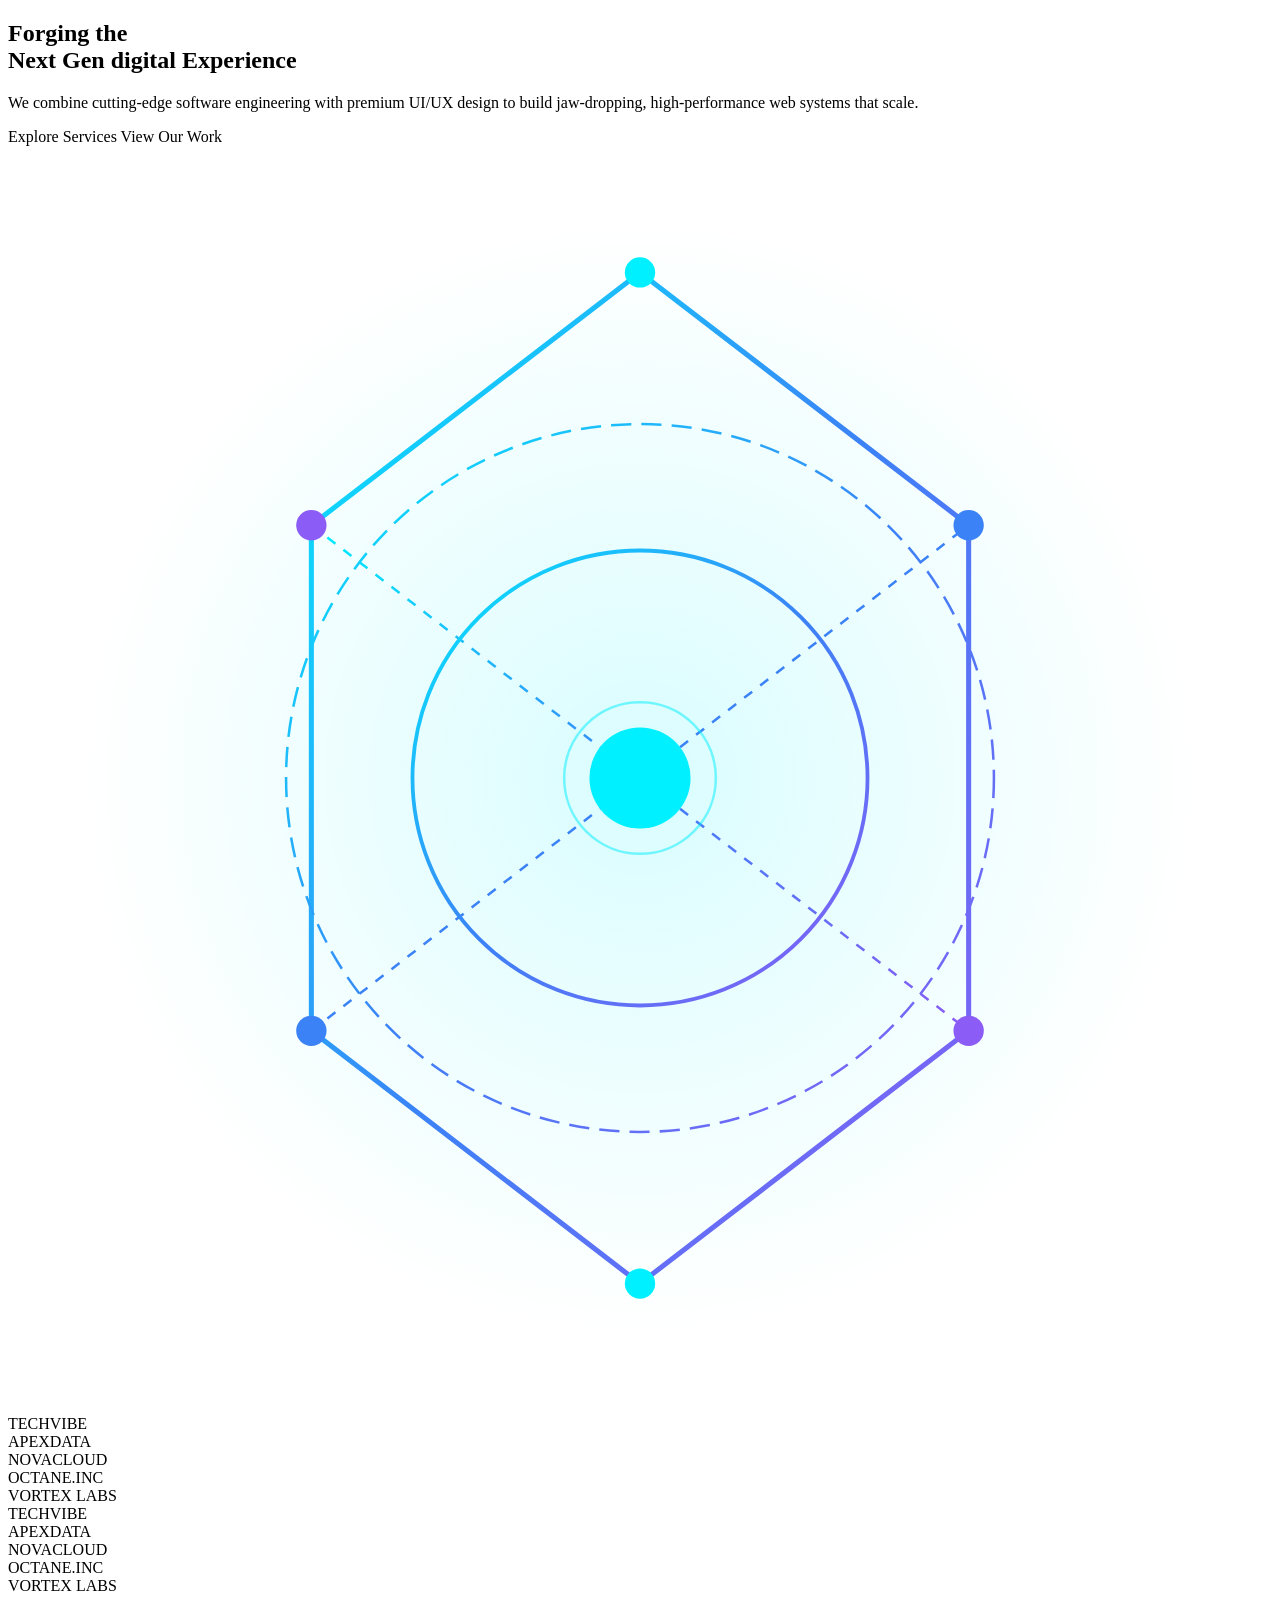
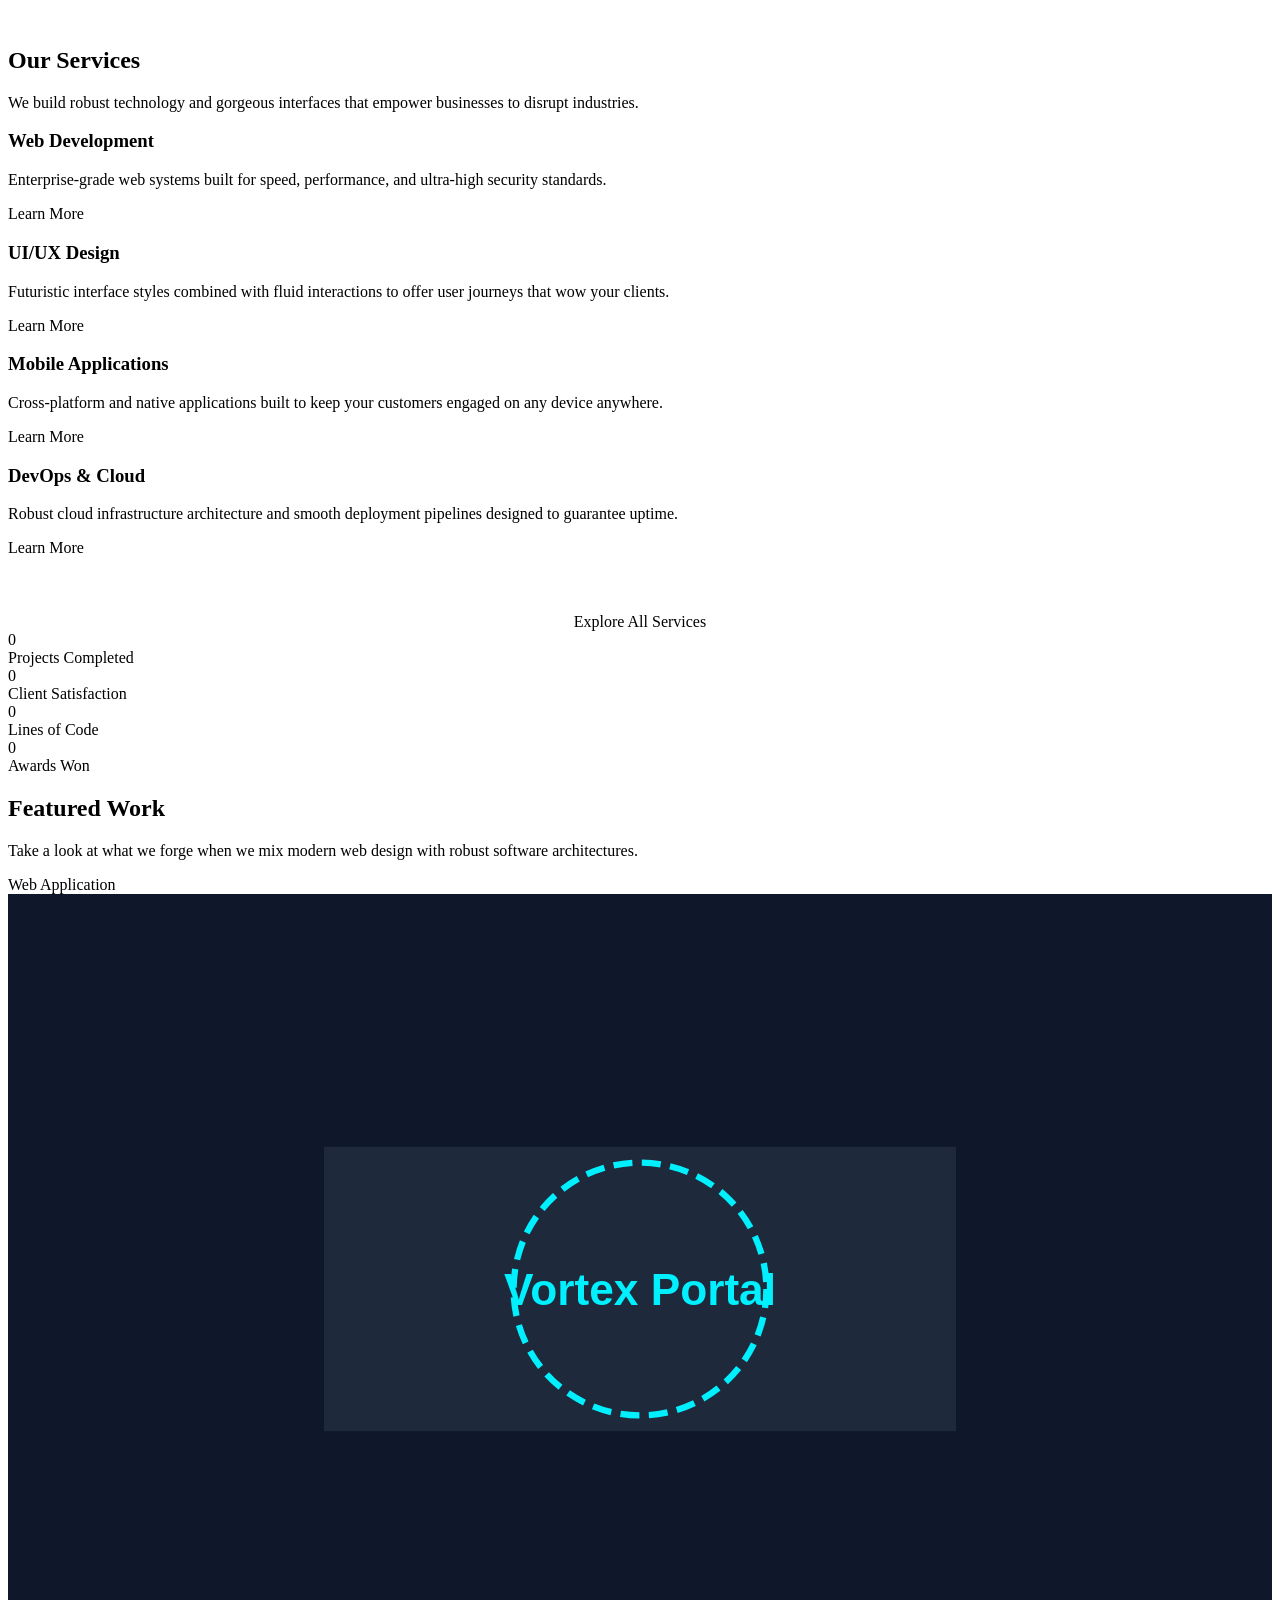
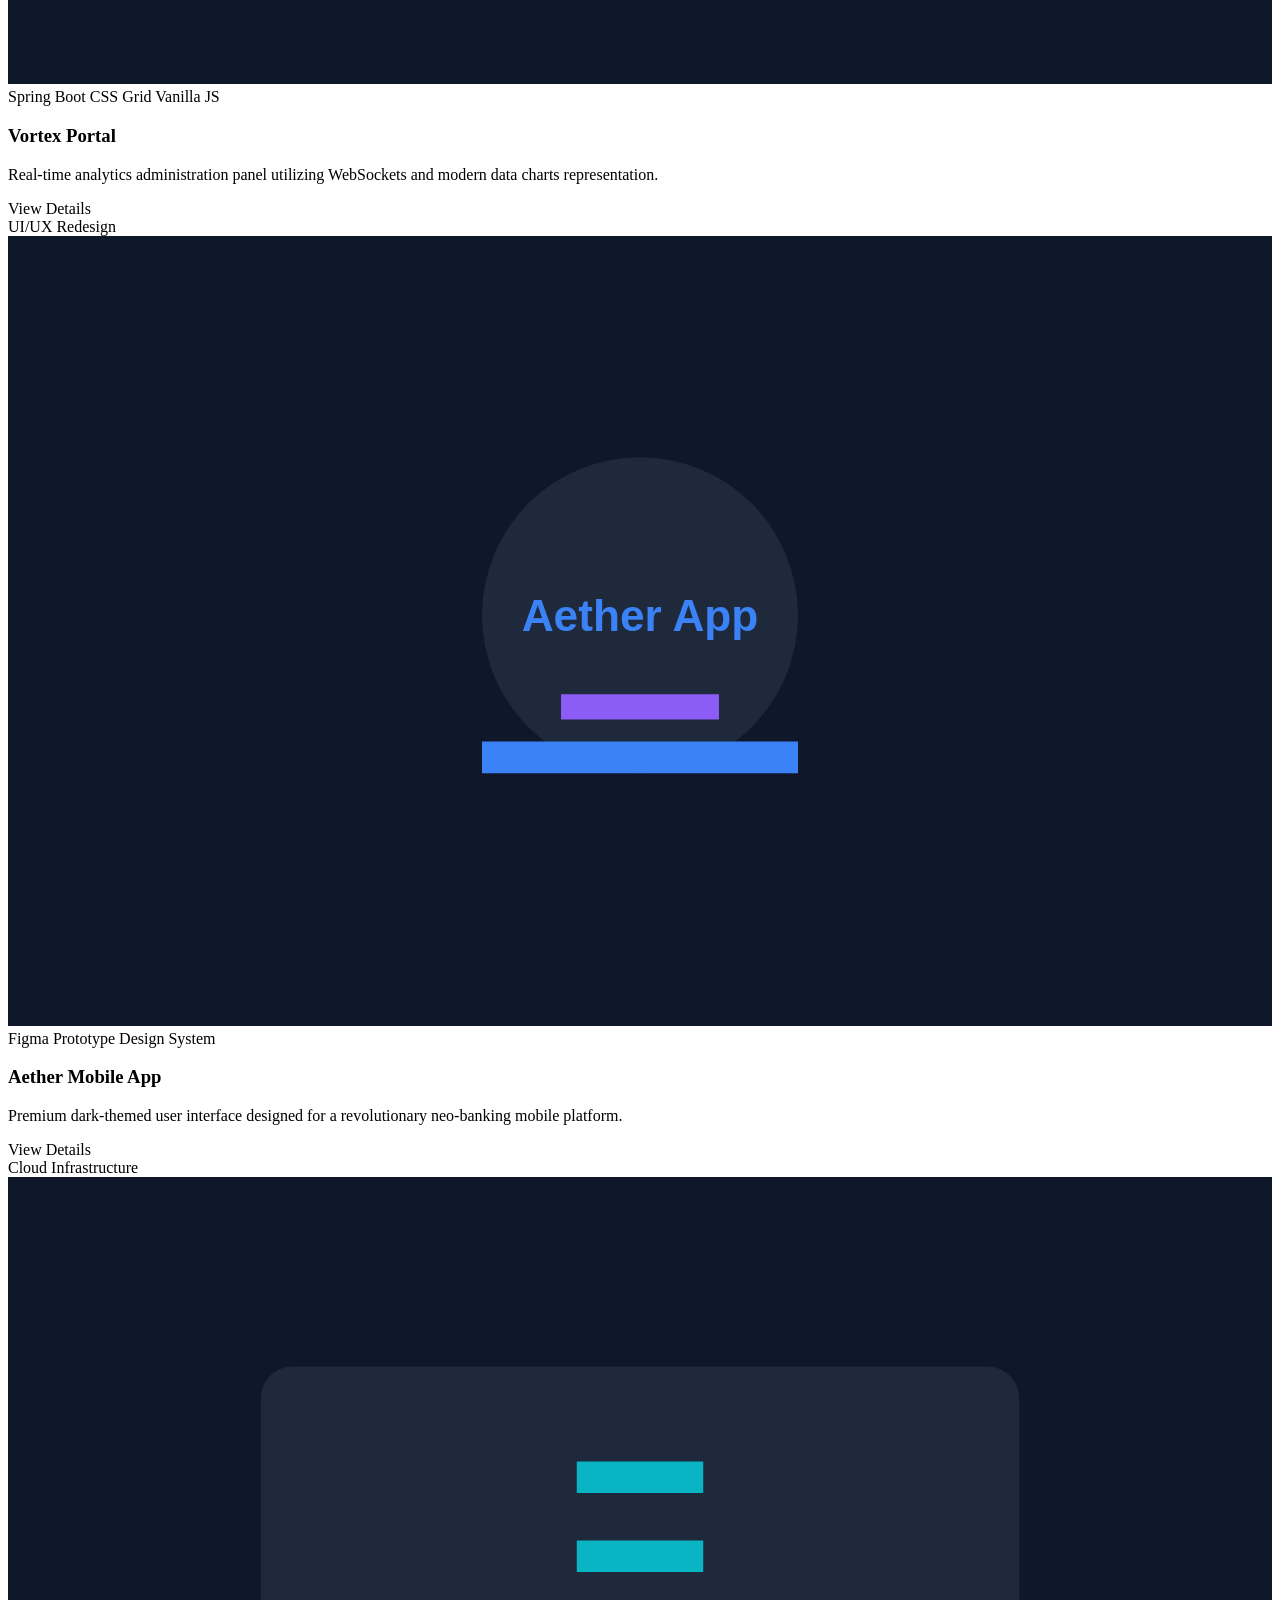
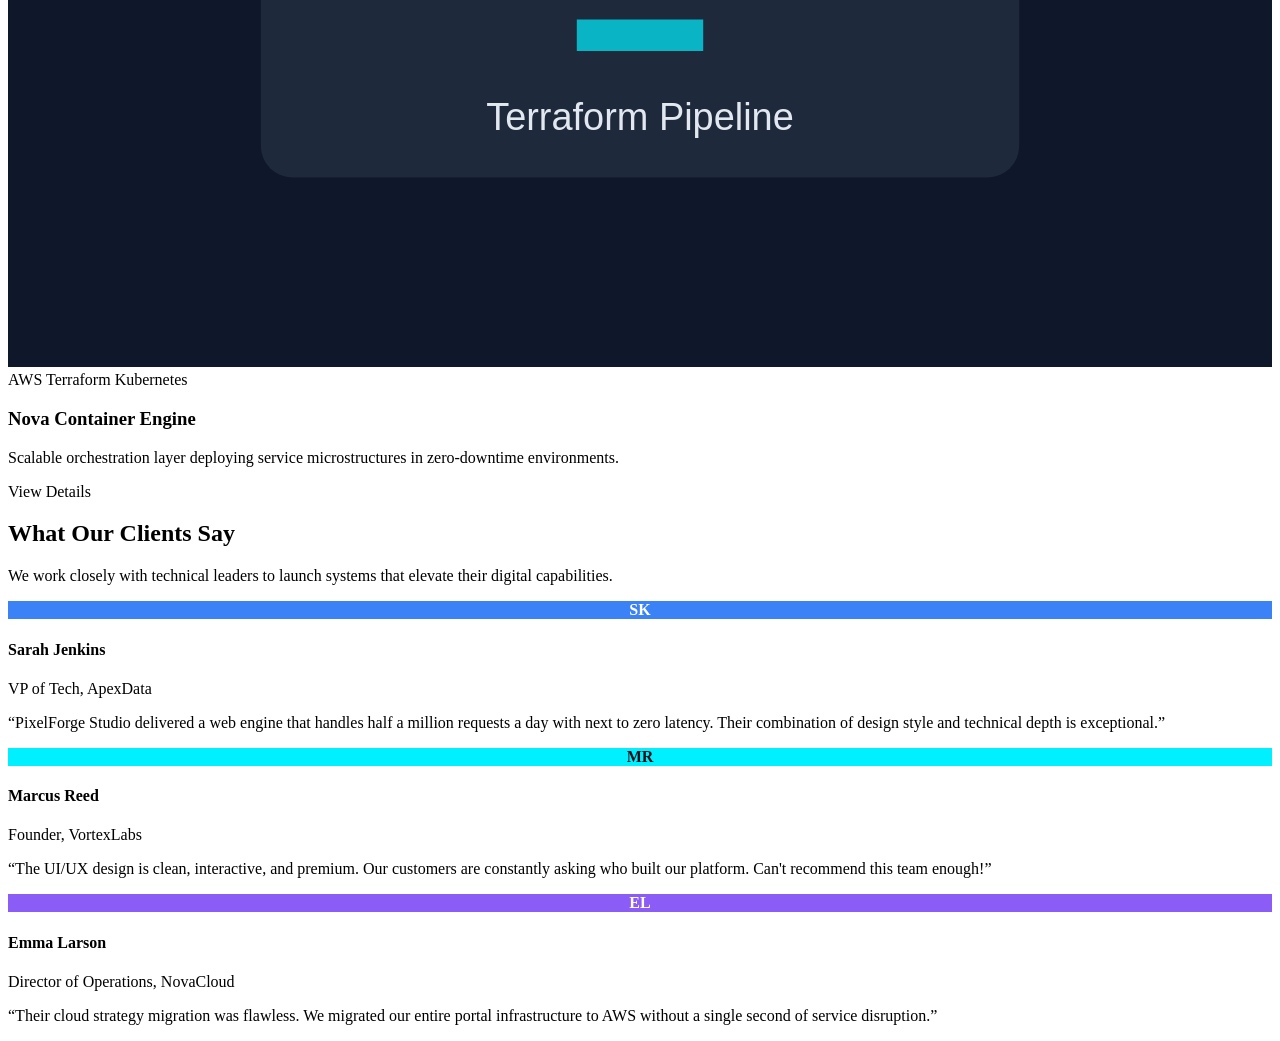
<file: src/main/resources/templates/index.html>
<!DOCTYPE html>
<html lang="en" xmlns:th="http://www.thymeleaf.org">
<head th:replace="~{layout :: head(~{::title})}">
    <title>PixelForge Studio - Premium Digital Agency</title>
</head>
<body>

    <!-- Hero Header -->
    <header th:replace="~{layout :: header('home')}"></header>

    <!-- Main Content -->
    <main>
        
        <!-- Hero Section -->
        <section id="hero" class="hero">
            <div class="bg-grid"></div>
            <div class="bg-blur-orb1"></div>
            <div class="bg-blur-orb2"></div>
            
            <div class="container hero-wrapper">
                <div class="hero-content">
                    <h1>Forging the <br><span class="text-gradient">Next Gen digital</span> Experience</h1>
                    <p>We combine cutting-edge software engineering with premium UI/UX design to build jaw-dropping, high-performance web systems that scale.</p>
                    <div class="hero-actions">
                        <a th:href="@{/services}" class="btn btn-primary">
                            Explore Services
                            <i class="fa-solid fa-arrow-right"></i>
                        </a>
                        <a th:href="@{/portfolio}" class="btn btn-secondary">View Our Work</a>
                    </div>
                </div>
                
                <div class="hero-illustration">
                    <!-- Modern futuristic abstract SVG mesh -->
                    <svg class="ill-mesh" viewBox="0 0 500 500" fill="none" xmlns="http://www.w3.org/2000/svg">
                        <defs>
                            <linearGradient id="gradient-mesh" x1="0%" y1="0%" x2="100%" y2="100%">
                                <stop offset="0%" stop-color="#00f0ff" />
                                <stop offset="50%" stop-color="#3b82f6" />
                                <stop offset="100%" stop-color="#8b5cf6" />
                            </linearGradient>
                            <radialGradient id="mesh-glow" cx="50%" cy="50%" r="50%">
                                <stop offset="0%" stop-color="#00f0ff" stop-opacity="0.15" />
                                <stop offset="100%" stop-color="#00f0ff" stop-opacity="0" />
                            </radialGradient>
                        </defs>
                        <!-- Glow behind mesh -->
                        <circle cx="250" cy="250" r="220" fill="url(#mesh-glow)" />
                        <!-- Abstract polygon grid -->
                        <path d="M250 50 L380 150 L380 350 L250 450 L120 350 L120 150 Z" stroke="url(#gradient-mesh)" stroke-width="2" stroke-linejoin="round" />
                        <path d="M250 50 L250 450" stroke="url(#gradient-mesh)" stroke-width="1" stroke-dasharray="4 4" />
                        <path d="M120 150 L380 350" stroke="url(#gradient-mesh)" stroke-width="1" stroke-dasharray="4 4" />
                        <path d="M120 350 L380 150" stroke="url(#gradient-mesh)" stroke-width="1" stroke-dasharray="4 4" />
                        
                        <!-- Floating particles & Nodes -->
                        <circle cx="250" cy="50" r="6" fill="#00f0ff" />
                        <circle cx="380" cy="150" r="6" fill="#3b82f6" />
                        <circle cx="380" cy="350" r="6" fill="#8b5cf6" />
                        <circle cx="250" cy="450" r="6" fill="#00f0ff" />
                        <circle cx="120" cy="350" r="6" fill="#3b82f6" />
                        <circle cx="120" cy="150" r="6" fill="#8b5cf6" />
                        
                        <!-- Internal concentric structures -->
                        <circle cx="250" cy="250" r="90" stroke="url(#gradient-mesh)" stroke-width="1.5" />
                        <circle cx="250" cy="250" r="140" stroke="url(#gradient-mesh)" stroke-width="1" stroke-dasharray="8 4" />
                        
                        <!-- Core light -->
                        <circle cx="250" cy="250" r="20" fill="#00f0ff" />
                        <circle cx="250" cy="250" r="30" stroke="#00f0ff" stroke-width="1" opacity="0.5" />
                    </svg>
                </div>
            </div>
        </section>

        <!-- Clients Logo Marquee -->
        <section class="container" style="border-top:1px solid rgba(255,255,255,0.05); margin-top:-2rem; padding: 2rem 0;">
            <div class="clients-marquee">
                <div class="clients-track">
                    <!-- Set 1 -->
                    <div class="client-logo"><i class="fa-solid fa-bolt"></i><span>TECHVIBE</span></div>
                    <div class="client-logo"><i class="fa-solid fa-cube"></i><span>APEXDATA</span></div>
                    <div class="client-logo"><i class="fa-solid fa-cloud"></i><span>NOVACLOUD</span></div>
                    <div class="client-logo"><i class="fa-solid fa-circle-nodes"></i><span>OCTANE.INC</span></div>
                    <div class="client-logo"><i class="fa-solid fa-flask"></i><span>VORTEX LABS</span></div>
                    <!-- Set 2 (for continuous scrolling loop) -->
                    <div class="client-logo"><i class="fa-solid fa-bolt"></i><span>TECHVIBE</span></div>
                    <div class="client-logo"><i class="fa-solid fa-cube"></i><span>APEXDATA</span></div>
                    <div class="client-logo"><i class="fa-solid fa-cloud"></i><span>NOVACLOUD</span></div>
                    <div class="client-logo"><i class="fa-solid fa-circle-nodes"></i><span>OCTANE.INC</span></div>
                    <div class="client-logo"><i class="fa-solid fa-flask"></i><span>VORTEX LABS</span></div>
                </div>
            </div>
        </section>

        <!-- Services Preview Section -->
        <section id="services-preview" class="section-padding" style="background: linear-gradient(180deg, var(--bg-primary) 0%, var(--bg-secondary) 100%);">
            <div class="container">
                <div class="section-header">
                    <h2>Our Services</h2>
                    <p>We build robust technology and gorgeous interfaces that empower businesses to disrupt industries.</p>
                </div>
                
                <div class="services-grid">
                    <div class="service-card glassmorphism">
                        <i class="fa-solid fa-laptop-code service-icon"></i>
                        <h3>Web Development</h3>
                        <p>Enterprise-grade web systems built for speed, performance, and ultra-high security standards.</p>
                        <a th:href="@{/services}" class="service-link">Learn More <i class="fa-solid fa-arrow-right"></i></a>
                    </div>
                    
                    <div class="service-card glassmorphism">
                        <i class="fa-solid fa-bezier-curve service-icon"></i>
                        <h3>UI/UX Design</h3>
                        <p>Futuristic interface styles combined with fluid interactions to offer user journeys that wow your clients.</p>
                        <a th:href="@{/services}" class="service-link">Learn More <i class="fa-solid fa-arrow-right"></i></a>
                    </div>

                    <div class="service-card glassmorphism">
                        <i class="fa-solid fa-mobile-screen-button service-icon"></i>
                        <h3>Mobile Applications</h3>
                        <p>Cross-platform and native applications built to keep your customers engaged on any device anywhere.</p>
                        <a th:href="@{/services}" class="service-link">Learn More <i class="fa-solid fa-arrow-right"></i></a>
                    </div>

                    <div class="service-card glassmorphism">
                        <i class="fa-solid fa-server service-icon"></i>
                        <h3>DevOps & Cloud</h3>
                        <p>Robust cloud infrastructure architecture and smooth deployment pipelines designed to guarantee uptime.</p>
                        <a th:href="@{/services}" class="service-link">Learn More <i class="fa-solid fa-arrow-right"></i></a>
                    </div>
                </div>
                
                <div style="text-align: center; margin-top: 3.5rem;">
                    <a th:href="@{/services}" class="btn btn-secondary">Explore All Services</a>
                </div>
            </div>
        </section>

        <!-- Stats Section (Animated Counters) -->
        <section class="statistics">
            <div class="container stats-grid">
                <div class="stat-item">
                    <div class="stat-num" data-target="150" data-suffix="+">0</div>
                    <div class="stat-label">Projects Completed</div>
                </div>
                
                <div class="stat-item">
                    <div class="stat-num" data-target="98" data-suffix="%">0</div>
                    <div class="stat-label">Client Satisfaction</div>
                </div>
                
                <div class="stat-item">
                    <div class="stat-num" data-target="12" data-suffix="M+">0</div>
                    <div class="stat-label">Lines of Code</div>
                </div>
                
                <div class="stat-item">
                    <div class="stat-num" data-target="25" data-suffix="+">0</div>
                    <div class="stat-label">Awards Won</div>
                </div>
            </div>
        </section>

        <!-- Featured Projects Section -->
        <section class="section-padding">
            <div class="container">
                <div class="section-header">
                    <h2>Featured Work</h2>
                    <p>Take a look at what we forge when we mix modern web design with robust software architectures.</p>
                </div>
                
                <div class="portfolio-grid">
                    <!-- Project 1 -->
                    <div class="portfolio-card glassmorphism">
                        <div class="portfolio-img-container">
                            <span class="portfolio-category-badge">Web Application</span>
                            <!-- SVG Placeholder to guarantee render instead of placeholder paths -->
                            <svg width="100%" height="100%" viewBox="0 0 400 250" fill="none" xmlns="http://www.w3.org/2000/svg" style="background:#0f172a;">
                                <rect width="400" height="250" fill="#0f172a"/>
                                <path d="M100 80h200v90H100z" fill="#1e293b" rx="8"/>
                                <circle cx="200" cy="125" r="40" stroke="#00f0ff" stroke-width="2" stroke-dasharray="6 3"/>
                                <text x="200" y="130" fill="#00f0ff" font-family="'Outfit', sans-serif" font-size="14" font-weight="700" text-anchor="middle">Vortex Portal</text>
                            </svg>
                        </div>
                        <div class="portfolio-info">
                            <div class="portfolio-tech-list">
                                <span class="portfolio-tech-badge">Spring Boot</span>
                                <span class="portfolio-tech-badge">CSS Grid</span>
                                <span class="portfolio-tech-badge">Vanilla JS</span>
                            </div>
                            <h3>Vortex Portal</h3>
                            <p>Real-time analytics administration panel utilizing WebSockets and modern data charts representation.</p>
                            <a th:href="@{/portfolio}" class="btn btn-secondary">View Details</a>
                        </div>
                    </div>

                    <!-- Project 2 -->
                    <div class="portfolio-card glassmorphism">
                        <div class="portfolio-img-container">
                            <span class="portfolio-category-badge">UI/UX Redesign</span>
                            <svg width="100%" height="100%" viewBox="0 0 400 250" fill="none" xmlns="http://www.w3.org/2000/svg" style="background:#0f172a;">
                                <rect width="400" height="250" fill="#0f172a"/>
                                <circle cx="200" cy="120" r="50" fill="#1e293b"/>
                                <path d="M150 160h100v10H150z" fill="#3b82f6" rx="4"/>
                                <path d="M175 145h50v8H175z" fill="#8b5cf6" rx="3"/>
                                <text x="200" y="125" fill="#3b82f6" font-family="'Outfit', sans-serif" font-size="14" font-weight="700" text-anchor="middle">Aether App</text>
                            </svg>
                        </div>
                        <div class="portfolio-info">
                            <div class="portfolio-tech-list">
                                <span class="portfolio-tech-badge">Figma</span>
                                <span class="portfolio-tech-badge">Prototype</span>
                                <span class="portfolio-tech-badge">Design System</span>
                            </div>
                            <h3>Aether Mobile App</h3>
                            <p>Premium dark-themed user interface designed for a revolutionary neo-banking mobile platform.</p>
                            <a th:href="@{/portfolio}" class="btn btn-secondary">View Details</a>
                        </div>
                    </div>

                    <!-- Project 3 -->
                    <div class="portfolio-card glassmorphism">
                        <div class="portfolio-img-container">
                            <span class="portfolio-category-badge">Cloud Infrastructure</span>
                            <svg width="100%" height="100%" viewBox="0 0 400 250" fill="none" xmlns="http://www.w3.org/2000/svg" style="background:#0f172a;">
                                <rect width="400" height="250" fill="#0f172a"/>
                                <rect x="80" y="60" width="240" height="130" fill="#1e293b" rx="10"/>
                                <path d="M180 90h40v10h-40zM180 115h40v10h-40zM180 140h40v10h-40z" fill="#00f0ff" opacity="0.7"/>
                                <text x="200" y="175" fill="#e2e8f0" font-family="'Outfit', sans-serif" font-size="12" text-anchor="middle">Terraform Pipeline</text>
                            </svg>
                        </div>
                        <div class="portfolio-info">
                            <div class="portfolio-tech-list">
                                <span class="portfolio-tech-badge">AWS</span>
                                <span class="portfolio-tech-badge">Terraform</span>
                                <span class="portfolio-tech-badge">Kubernetes</span>
                            </div>
                            <h3>Nova Container Engine</h3>
                            <p>Scalable orchestration layer deploying service microstructures in zero-downtime environments.</p>
                            <a th:href="@{/portfolio}" class="btn btn-secondary">View Details</a>
                        </div>
                    </div>
                </div>
            </div>
        </section>

        <!-- Testimonial Highlight -->
        <section class="section-padding" style="background: linear-gradient(180deg, var(--bg-secondary) 0%, var(--bg-primary) 100%);">
            <div class="container">
                <div class="section-header">
                    <h2>What Our Clients Say</h2>
                    <p>We work closely with technical leaders to launch systems that elevate their digital capabilities.</p>
                </div>
                
                <div class="testimonials-grid">
                    <!-- Testimonial 1 -->
                    <div class="testimonial-card glassmorphism">
                        <div class="client-header">
                            <!-- Avatar using letters in styled Div -->
                            <div class="client-avatar" style="background: #3b82f6; display: flex; align-items: center; justify-content: center; font-weight: 700; color: #ffffff; font-family: var(--font-heading);">SK</div>
                            <div>
                                <h4 class="client-name">Sarah Jenkins</h4>
                                <p class="client-company">VP of Tech, ApexData</p>
                            </div>
                        </div>
                        <div class="stars-list">
                            <i class="fa-solid fa-star"></i><i class="fa-solid fa-star"></i><i class="fa-solid fa-star"></i><i class="fa-solid fa-star"></i><i class="fa-solid fa-star"></i>
                        </div>
                        <p class="testimonial-text">&ldquo;PixelForge Studio delivered a web engine that handles half a million requests a day with next to zero latency. Their combination of design style and technical depth is exceptional.&rdquo;</p>
                    </div>

                    <!-- Testimonial 2 -->
                    <div class="testimonial-card glassmorphism">
                        <div class="client-header">
                            <div class="client-avatar" style="background: #00f0ff; display: flex; align-items: center; justify-content: center; font-weight: 700; color: #0b0f19; font-family: var(--font-heading);">MR</div>
                            <div>
                                <h4 class="client-name">Marcus Reed</h4>
                                <p class="client-company">Founder, VortexLabs</p>
                            </div>
                        </div>
                        <div class="stars-list">
                            <i class="fa-solid fa-star"></i><i class="fa-solid fa-star"></i><i class="fa-solid fa-star"></i><i class="fa-solid fa-star"></i><i class="fa-solid fa-star"></i>
                        </div>
                        <p class="testimonial-text">&ldquo;The UI/UX design is clean, interactive, and premium. Our customers are constantly asking who built our platform. Can't recommend this team enough!&rdquo;</p>
                    </div>

                    <!-- Testimonial 3 -->
                    <div class="testimonial-card glassmorphism">
                        <div class="client-header">
                            <div class="client-avatar" style="background: #8b5cf6; display: flex; align-items: center; justify-content: center; font-weight: 700; color: #ffffff; font-family: var(--font-heading);">EL</div>
                            <div>
                                <h4 class="client-name">Emma Larson</h4>
                                <p class="client-company">Director of Operations, NovaCloud</p>
                            </div>
                        </div>
                        <div class="stars-list">
                            <i class="fa-solid fa-star"></i><i class="fa-solid fa-star"></i><i class="fa-solid fa-star"></i><i class="fa-solid fa-star"></i><i class="fa-solid fa-star"></i>
                        </div>
                        <p class="testimonial-text">&ldquo;Their cloud strategy migration was flawless. We migrated our entire portal infrastructure to AWS without a single second of service disruption.&rdquo;</p>
                    </div>
                </div>
            </div>
        </section>

    </main>

    <!-- Footer -->
    <footer th:replace="~{layout :: footer}"></footer>

    <!-- Scripts -->
    <div th:replace="~{layout :: scripts}"></div>

</body>
</html>
</file>
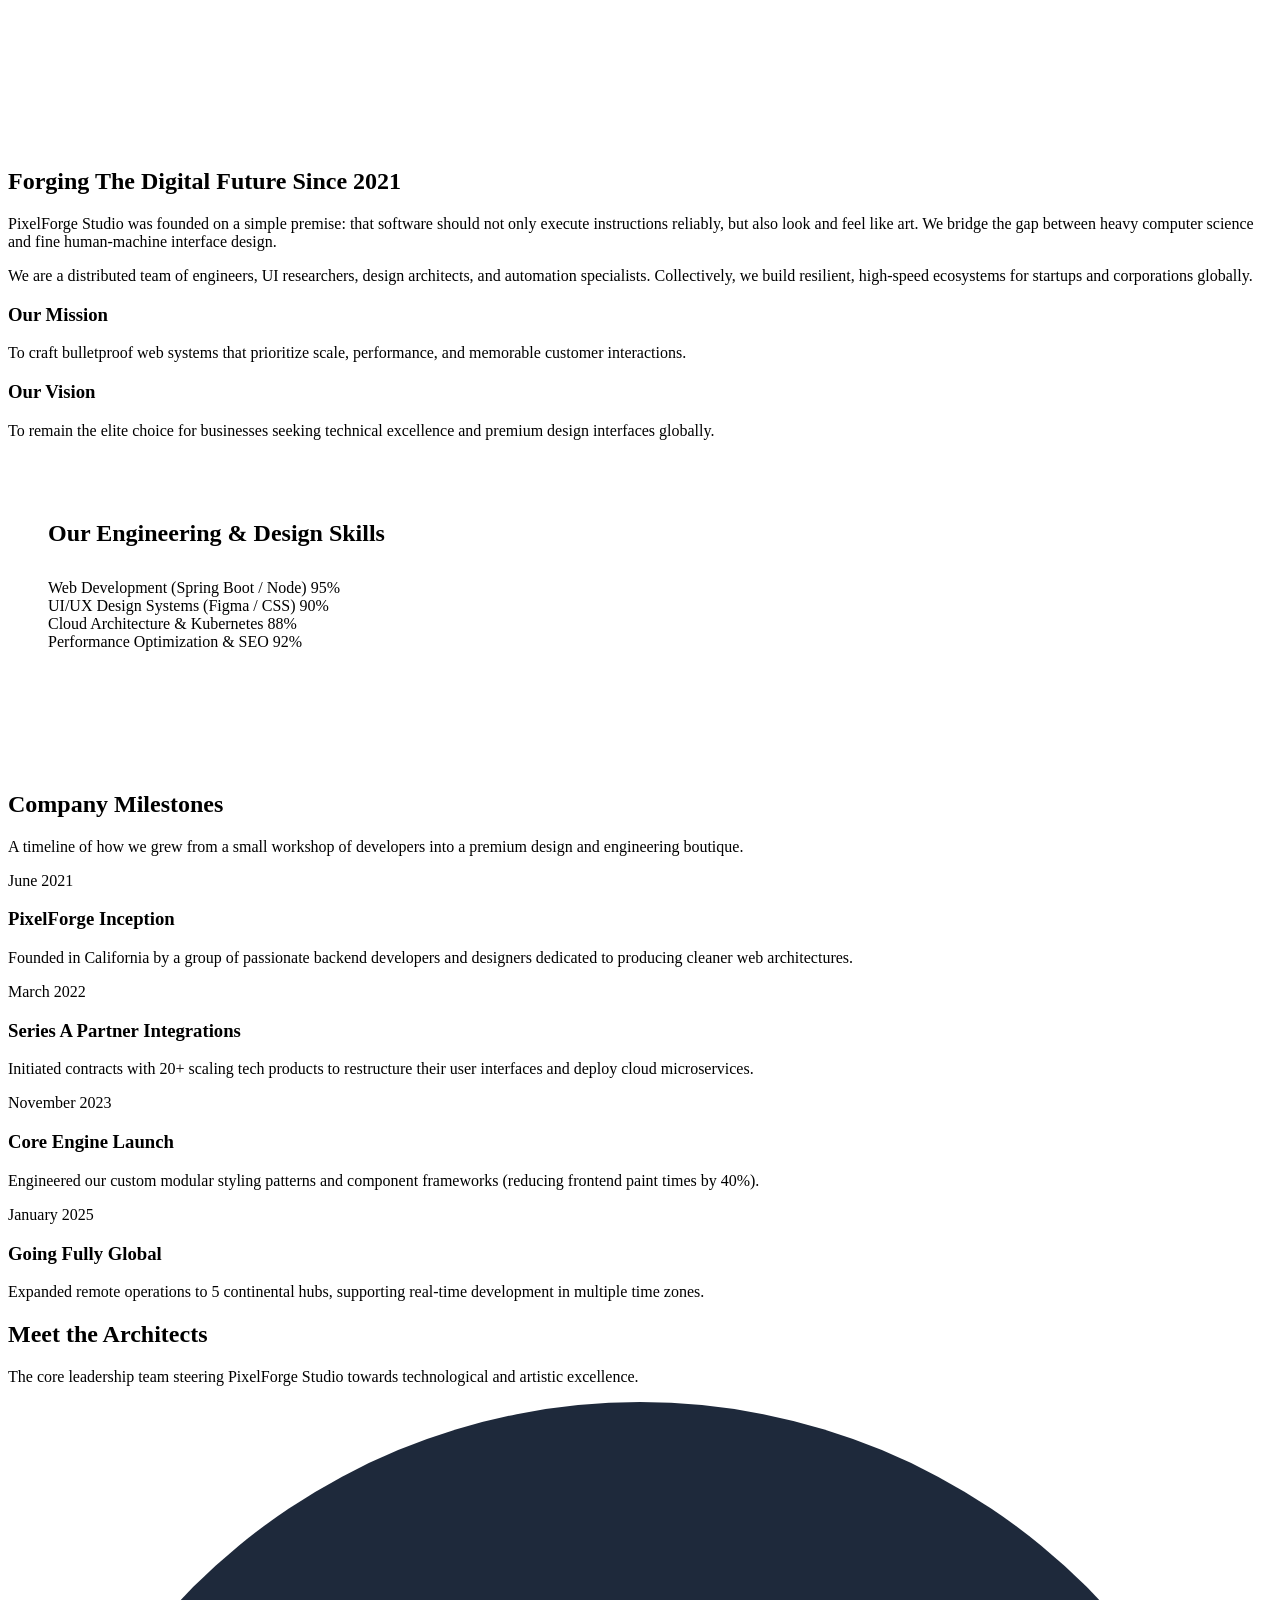
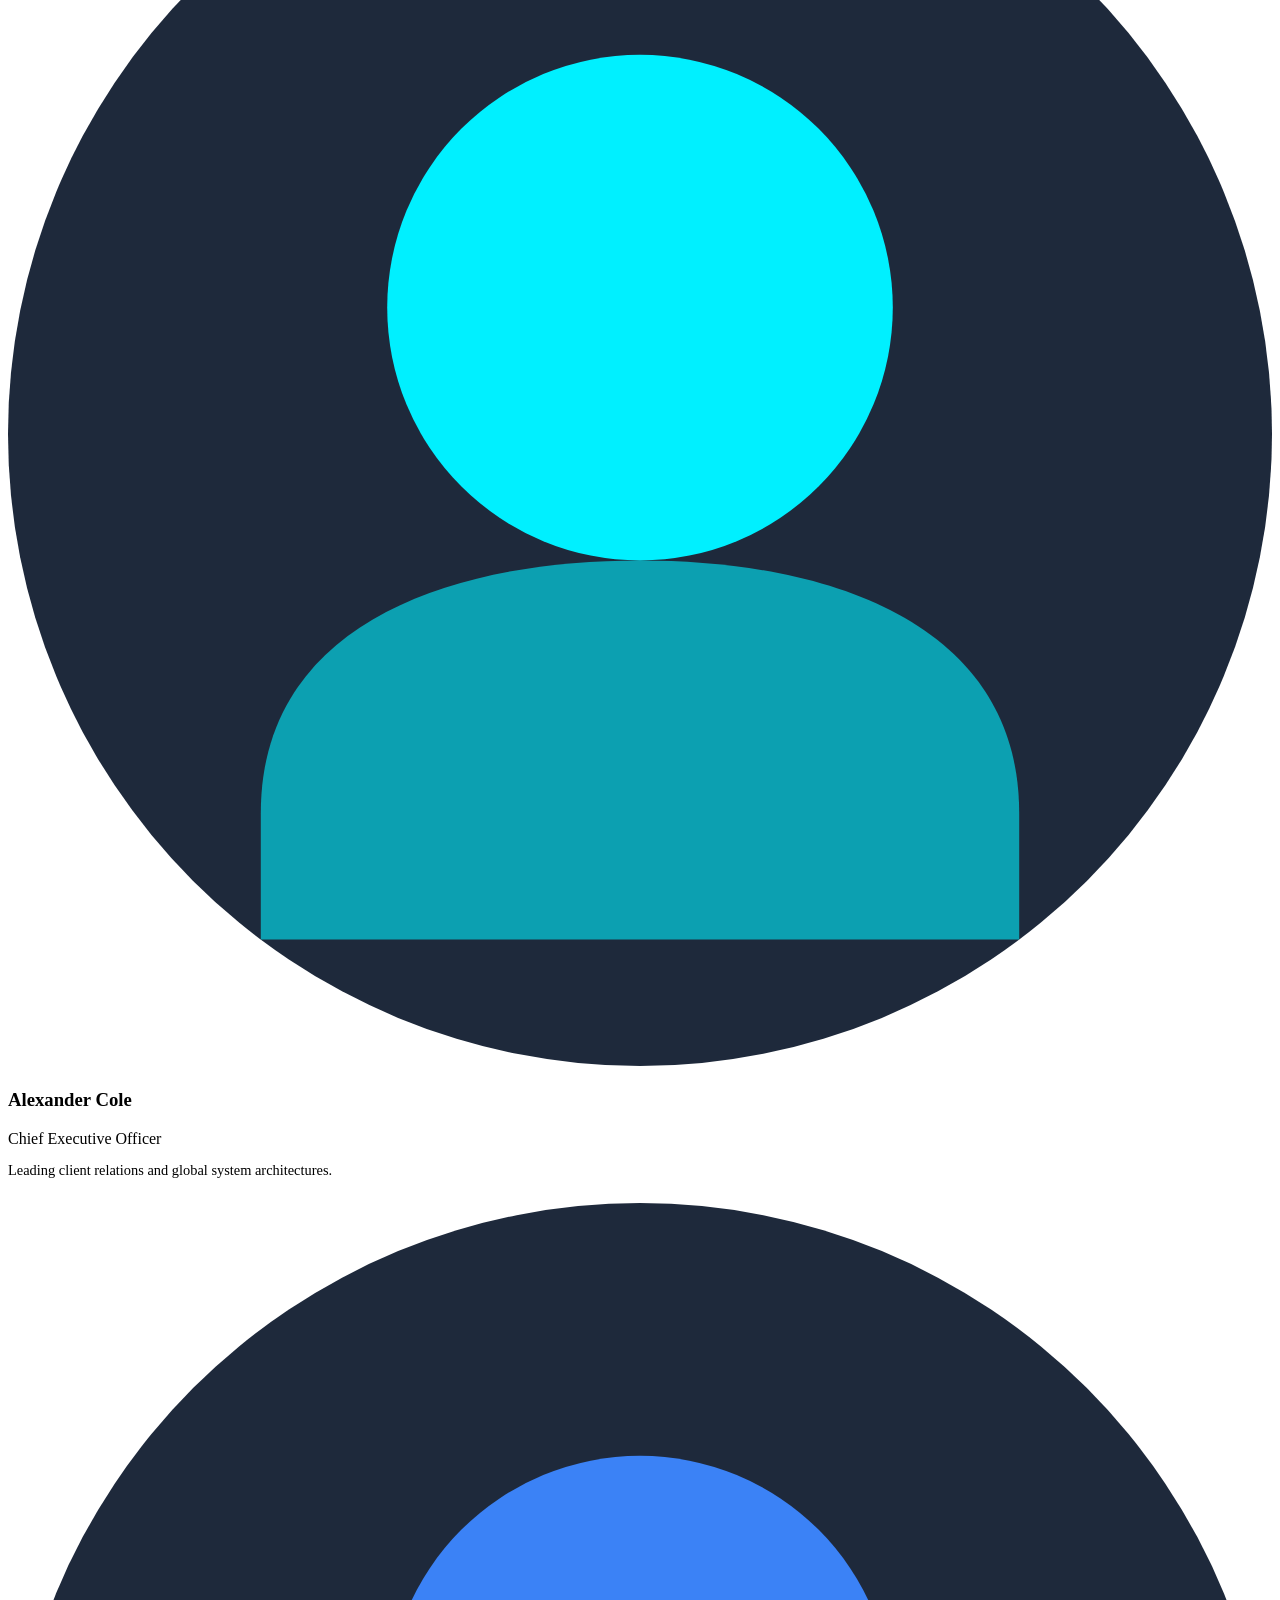
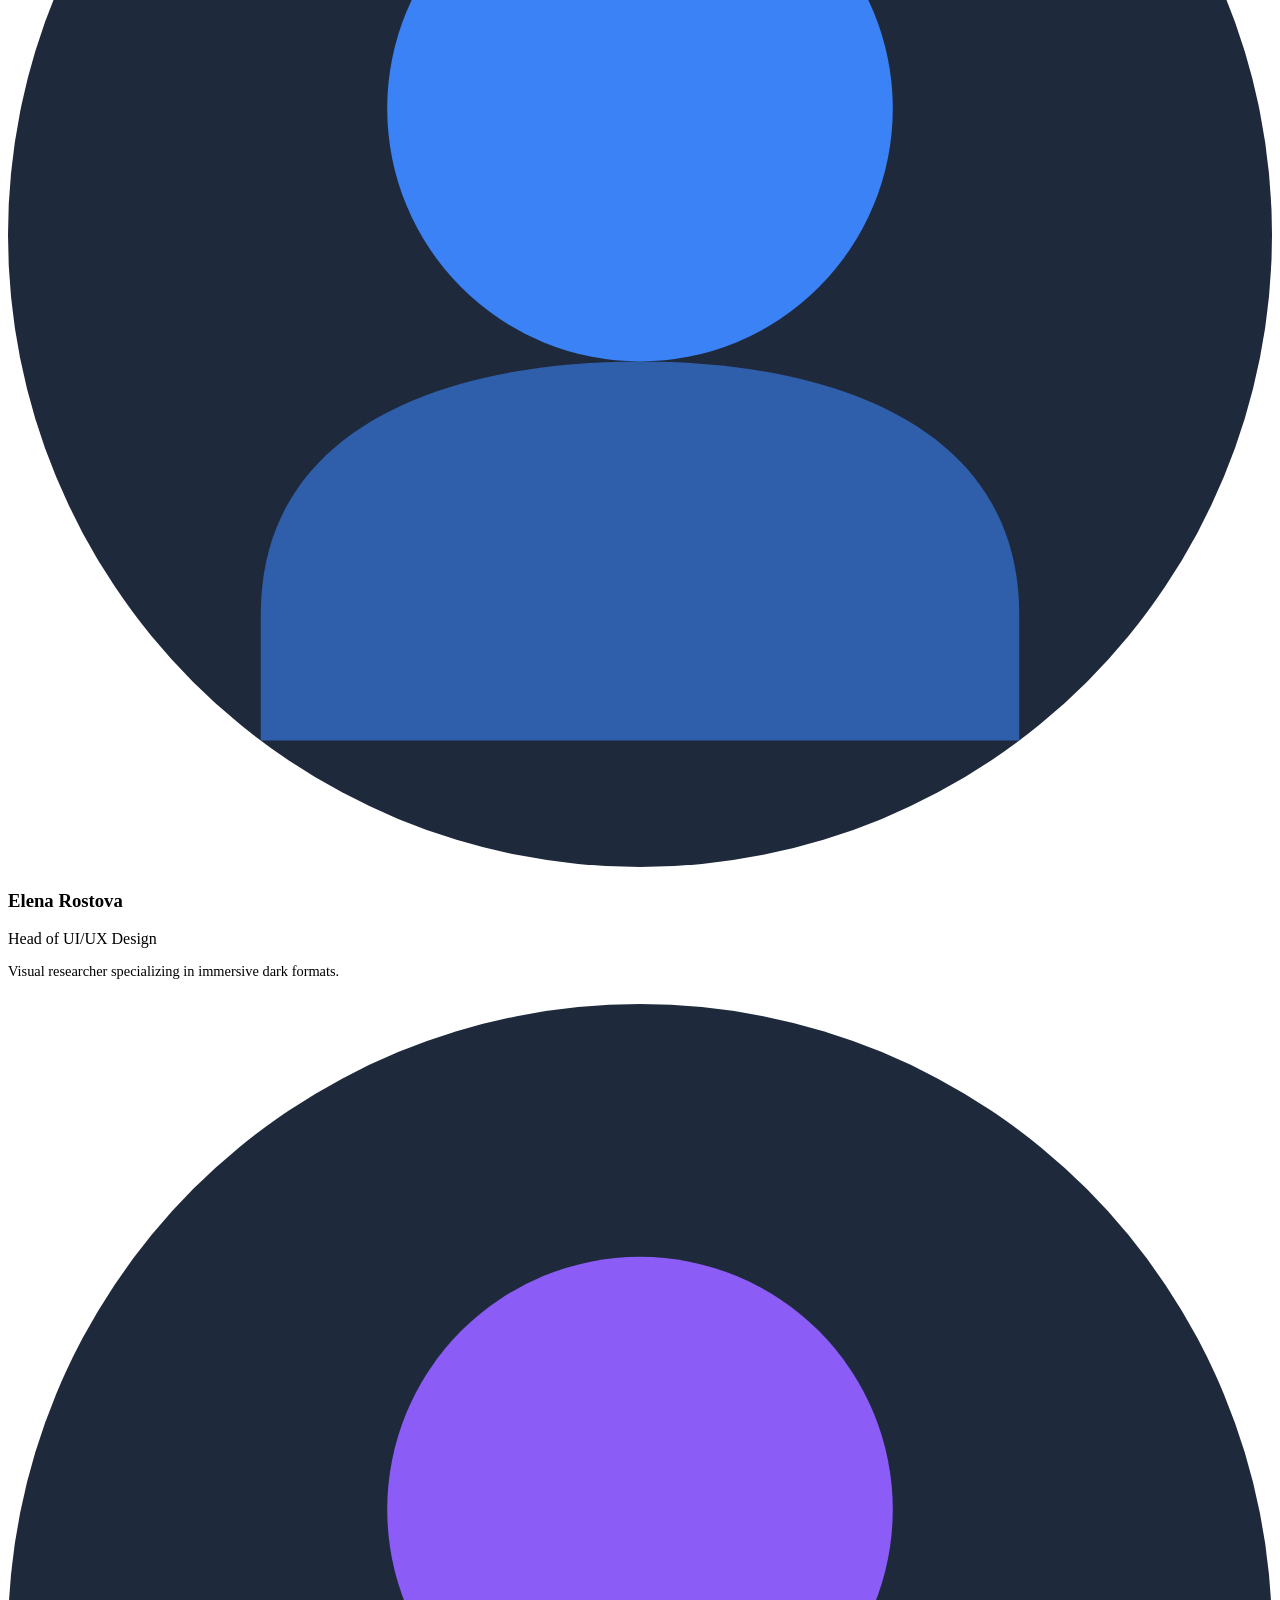
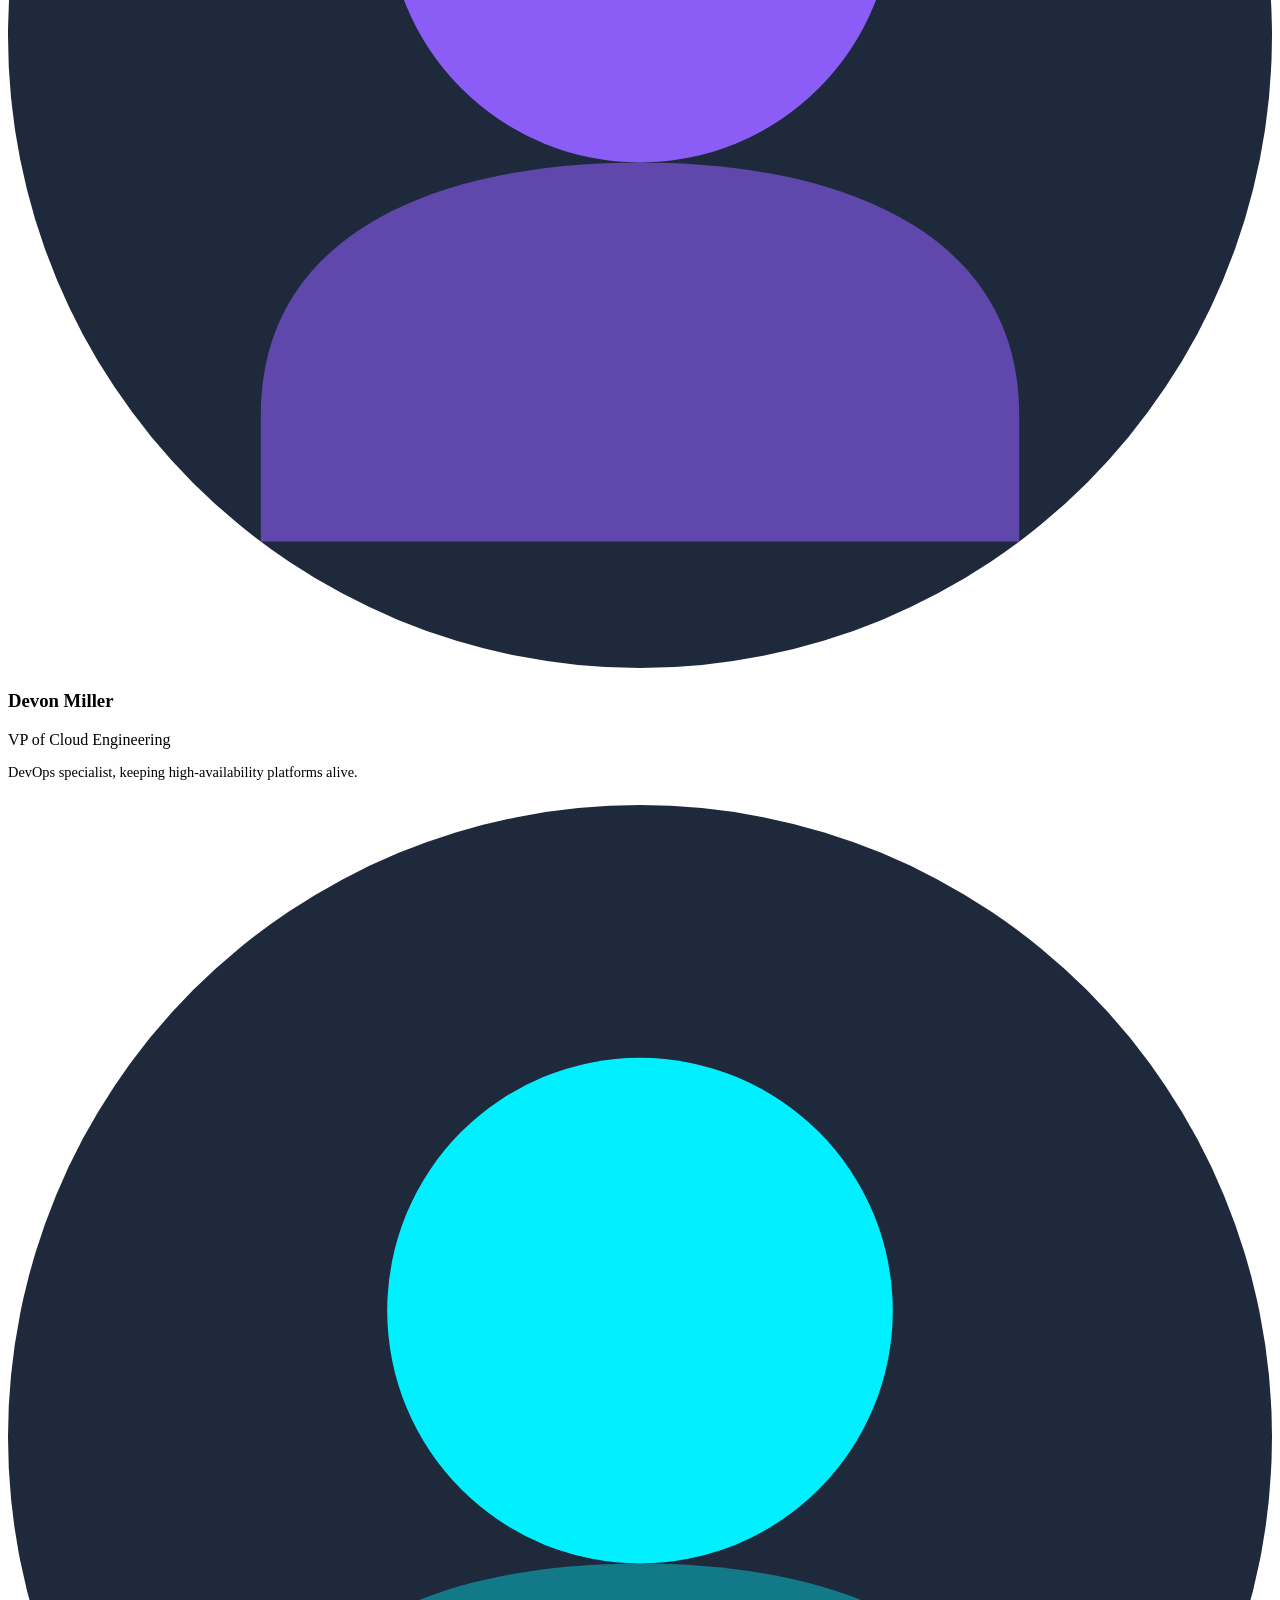
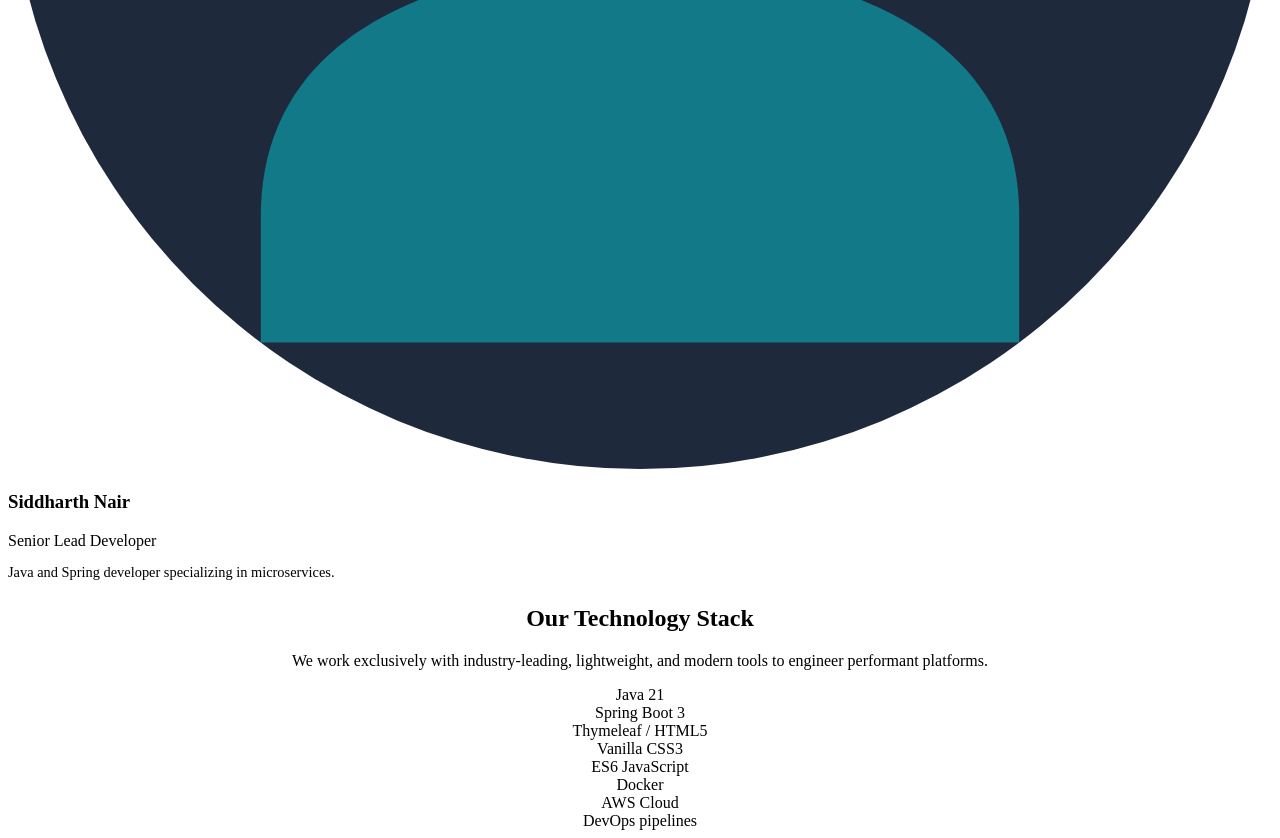
<file: src/main/resources/templates/about.html>
<!DOCTYPE html>
<html lang="en" xmlns:th="http://www.thymeleaf.org">
<head th:replace="~{layout :: head(~{::title})}">
    <title>About Us - PixelForge Studio</title>
</head>
<body>

    <!-- Header Navigation -->
    <header th:replace="~{layout :: header('about')}"></header>

    <!-- Main Content -->
    <main>
        
        <!-- About Intro Section -->
        <section id="about-intro" class="hero" style="min-height: auto; padding-top: 140px; padding-bottom: 5rem;">
            <div class="bg-grid"></div>
            <div class="container about-grid">
                <div class="about-text">
                    <h2 class="text-gradient">Forging The Digital Future Since 2021</h2>
                    <p>PixelForge Studio was founded on a simple premise: that software should not only execute instructions reliably, but also look and feel like art. We bridge the gap between heavy computer science and fine human-machine interface design.</p>
                    <p>We are a distributed team of engineers, UI researchers, design architects, and automation specialists. Collectively, we build resilient, high-speed ecosystems for startups and corporations globally.</p>
                    
                    <div class="values-grid">
                        <div class="val-card glassmorphism">
                            <h3><i class="fa-solid fa-bullseye"></i> Our Mission</h3>
                            <p>To craft bulletproof web systems that prioritize scale, performance, and memorable customer interactions.</p>
                        </div>
                        <div class="val-card glassmorphism">
                            <h3><i class="fa-solid fa-eye"></i> Our Vision</h3>
                            <p>To remain the elite choice for businesses seeking technical excellence and premium design interfaces globally.</p>
                        </div>
                    </div>
                </div>
                
                <div class="about-skills-block glassmorphism" style="padding: 2.5rem;">
                    <h3 style="margin-bottom: 2rem; font-size: 1.5rem; text-align: left;">Our Engineering & Design Skills</h3>
                    <div class="skills-progress">
                        <!-- Skill 1 -->
                        <div class="skill-bar-container">
                            <div class="skill-info">
                                <span>Web Development (Spring Boot / Node)</span>
                                <span>95%</span>
                            </div>
                            <div class="skill-bar">
                                <div class="skill-progress-line" data-progress="95"></div>
                            </div>
                        </div>
                        
                        <!-- Skill 2 -->
                        <div class="skill-bar-container">
                            <div class="skill-info">
                                <span>UI/UX Design Systems (Figma / CSS)</span>
                                <span>90%</span>
                            </div>
                            <div class="skill-bar">
                                <div class="skill-progress-line" data-progress="90"></div>
                            </div>
                        </div>

                        <!-- Skill 3 -->
                        <div class="skill-bar-container">
                            <div class="skill-info">
                                <span>Cloud Architecture & Kubernetes</span>
                                <span>88%</span>
                            </div>
                            <div class="skill-bar">
                                <div class="skill-progress-line" data-progress="88"></div>
                            </div>
                        </div>

                        <!-- Skill 4 -->
                        <div class="skill-bar-container">
                            <div class="skill-info">
                                <span>Performance Optimization & SEO</span>
                                <span>92%</span>
                            </div>
                            <div class="skill-bar">
                                <div class="skill-progress-line" data-progress="92"></div>
                            </div>
                        </div>
                    </div>
                </div>
            </div>
        </section>

        <!-- Company Milestones Timeline -->
        <section id="milestones" class="section-padding" style="background: linear-gradient(180deg, var(--bg-primary) 0%, var(--bg-secondary) 100%); border-top: 1px solid var(--glass-border);">
            <div class="container">
                <div class="section-header">
                    <h2>Company Milestones</h2>
                    <p>A timeline of how we grew from a small workshop of developers into a premium design and engineering boutique.</p>
                </div>
                
                <div class="timeline">
                    <!-- Milestone 1 -->
                    <div class="timeline-item">
                        <div class="timeline-dot"></div>
                        <div class="timeline-date">June 2021</div>
                        <h3 class="timeline-title">PixelForge Inception</h3>
                        <p class="timeline-desc">Founded in California by a group of passionate backend developers and designers dedicated to producing cleaner web architectures.</p>
                    </div>
                    
                    <!-- Milestone 2 -->
                    <div class="timeline-item">
                        <div class="timeline-dot"></div>
                        <div class="timeline-date">March 2022</div>
                        <h3 class="timeline-title">Series A Partner Integrations</h3>
                        <p class="timeline-desc">Initiated contracts with 20+ scaling tech products to restructure their user interfaces and deploy cloud microservices.</p>
                    </div>

                    <!-- Milestone 3 -->
                    <div class="timeline-item">
                        <div class="timeline-dot"></div>
                        <div class="timeline-date">November 2023</div>
                        <h3 class="timeline-title">Core Engine Launch</h3>
                        <p class="timeline-desc">Engineered our custom modular styling patterns and component frameworks (reducing frontend paint times by 40%).</p>
                    </div>

                    <!-- Milestone 4 -->
                    <div class="timeline-item">
                        <div class="timeline-dot"></div>
                        <div class="timeline-date">January 2025</div>
                        <h3 class="timeline-title">Going Fully Global</h3>
                        <p class="timeline-desc">Expanded remote operations to 5 continental hubs, supporting real-time development in multiple time zones.</p>
                    </div>
                </div>
            </div>
        </section>

        <!-- Team Members Section -->
        <section id="team" class="section-padding">
            <div class="container">
                <div class="section-header">
                    <h2>Meet the Architects</h2>
                    <p>The core leadership team steering PixelForge Studio towards technological and artistic excellence.</p>
                </div>
                
                <div class="team-grid">
                    <!-- Team Card 1 -->
                    <div class="team-card glassmorphism">
                        <div class="team-img-wrapper">
                            <!-- SVG profile placeholder -->
                            <svg class="team-img" viewBox="0 0 100 100" xmlns="http://www.w3.org/2000/svg">
                                <circle cx="50" cy="50" r="50" fill="#1e293b"/>
                                <circle cx="50" cy="40" r="20" fill="#00f0ff"/>
                                <path d="M20 80c0-15 15-20 30-20s30 5 30 20v10H20V80z" fill="#00f0ff" opacity="0.6"/>
                            </svg>
                        </div>
                        <h3>Alexander Cole</h3>
                        <div class="team-role">Chief Executive Officer</div>
                        <p style="font-size:0.9rem; color:var(--text-secondary); margin-bottom:1.5rem;">Leading client relations and global system architectures.</p>
                        <div class="team-socials">
                            <a href="#"><i class="fab fa-github"></i></a>
                            <a href="#"><i class="fab fa-linkedin"></i></a>
                            <a href="#"><i class="fab fa-x-twitter"></i></a>
                        </div>
                    </div>

                    <!-- Team Card 2 -->
                    <div class="team-card glassmorphism">
                        <div class="team-img-wrapper">
                            <svg class="team-img" viewBox="0 0 100 100" xmlns="http://www.w3.org/2000/svg">
                                <circle cx="50" cy="50" r="50" fill="#1e293b"/>
                                <circle cx="50" cy="40" r="20" fill="#3b82f6"/>
                                <path d="M20 80c0-15 15-20 30-20s30 5 30 20v10H20V80z" fill="#3b82f6" opacity="0.6"/>
                            </svg>
                        </div>
                        <h3>Elena Rostova</h3>
                        <div class="team-role">Head of UI/UX Design</div>
                        <p style="font-size:0.9rem; color:var(--text-secondary); margin-bottom:1.5rem;">Visual researcher specializing in immersive dark formats.</p>
                        <div class="team-socials">
                            <a href="#"><i class="fab fa-dribbble"></i></a>
                            <a href="#"><i class="fab fa-linkedin"></i></a>
                            <a href="#"><i class="fab fa-behance"></i></a>
                        </div>
                    </div>

                    <!-- Team Card 3 -->
                    <div class="team-card glassmorphism">
                        <div class="team-img-wrapper">
                            <svg class="team-img" viewBox="0 0 100 100" xmlns="http://www.w3.org/2000/svg">
                                <circle cx="50" cy="50" r="50" fill="#1e293b"/>
                                <circle cx="50" cy="40" r="20" fill="#8b5cf6"/>
                                <path d="M20 80c0-15 15-20 30-20s30 5 30 20v10H20V80z" fill="#8b5cf6" opacity="0.6"/>
                            </svg>
                        </div>
                        <h3>Devon Miller</h3>
                        <div class="team-role">VP of Cloud Engineering</div>
                        <p style="font-size:0.9rem; color:var(--text-secondary); margin-bottom:1.5rem;">DevOps specialist, keeping high-availability platforms alive.</p>
                        <div class="team-socials">
                            <a href="#"><i class="fab fa-github"></i></a>
                            <a href="#"><i class="fab fa-linkedin"></i></a>
                            <a href="#"><i class="fa-solid fa-server"></i></a>
                        </div>
                    </div>

                    <!-- Team Card 4 -->
                    <div class="team-card glassmorphism">
                        <div class="team-img-wrapper">
                            <svg class="team-img" viewBox="0 0 100 100" xmlns="http://www.w3.org/2000/svg">
                                <circle cx="50" cy="50" r="50" fill="#1e293b"/>
                                <circle cx="50" cy="40" r="20" fill="#00f0ff"/>
                                <path d="M20 80c0-15 15-20 30-20s30 5 30 20v10H20V80z" fill="#00f0ff" opacity="0.4"/>
                            </svg>
                        </div>
                        <h3>Siddharth Nair</h3>
                        <div class="team-role">Senior Lead Developer</div>
                        <p style="font-size:0.9rem; color:var(--text-secondary); margin-bottom:1.5rem;">Java and Spring developer specializing in microservices.</p>
                        <div class="team-socials">
                            <a href="#"><i class="fab fa-github"></i></a>
                            <a href="#"><i class="fab fa-linkedin"></i></a>
                            <a href="#"><i class="fa-code"></i></a>
                        </div>
                    </div>
                </div>
            </div>
        </section>

        <!-- Technology Stack Section -->
        <section id="technology-stack" class="section-padding" style="background: linear-gradient(180deg, var(--bg-secondary) 0%, var(--bg-primary) 100%); border-top: 1px solid var(--glass-border);">
            <div class="container text-center" style="text-align: center;">
                <div class="section-header">
                    <h2>Our Technology Stack</h2>
                    <p>We work exclusively with industry-leading, lightweight, and modern tools to engineer performant platforms.</p>
                </div>
                
                <div class="tech-stack-row">
                    <div class="tech-badge glassmorphism"><i class="fa-brands fa-java"></i> Java 21</div>
                    <div class="tech-badge glassmorphism"><i class="fa-solid fa-leaf"></i> Spring Boot 3</div>
                    <div class="tech-badge glassmorphism"><i class="fa-brands fa-html5"></i> Thymeleaf / HTML5</div>
                    <div class="tech-badge glassmorphism"><i class="fa-brands fa-css3-alt"></i> Vanilla CSS3</div>
                    <div class="tech-badge glassmorphism"><i class="fa-brands fa-js"></i> ES6 JavaScript</div>
                    <div class="tech-badge glassmorphism"><i class="fa-brands fa-docker"></i> Docker</div>
                    <div class="tech-badge glassmorphism"><i class="fa-brands fa-aws"></i> AWS Cloud</div>
                    <div class="tech-badge glassmorphism"><i class="fa-solid fa-clock-rotate-left"></i> DevOps pipelines</div>
                </div>
            </div>
        </section>

    </main>

    <!-- Footer -->
    <footer th:replace="~{layout :: footer}"></footer>

    <!-- Scripts -->
    <div th:replace="~{layout :: scripts}"></div>

</body>
</html>
</file>
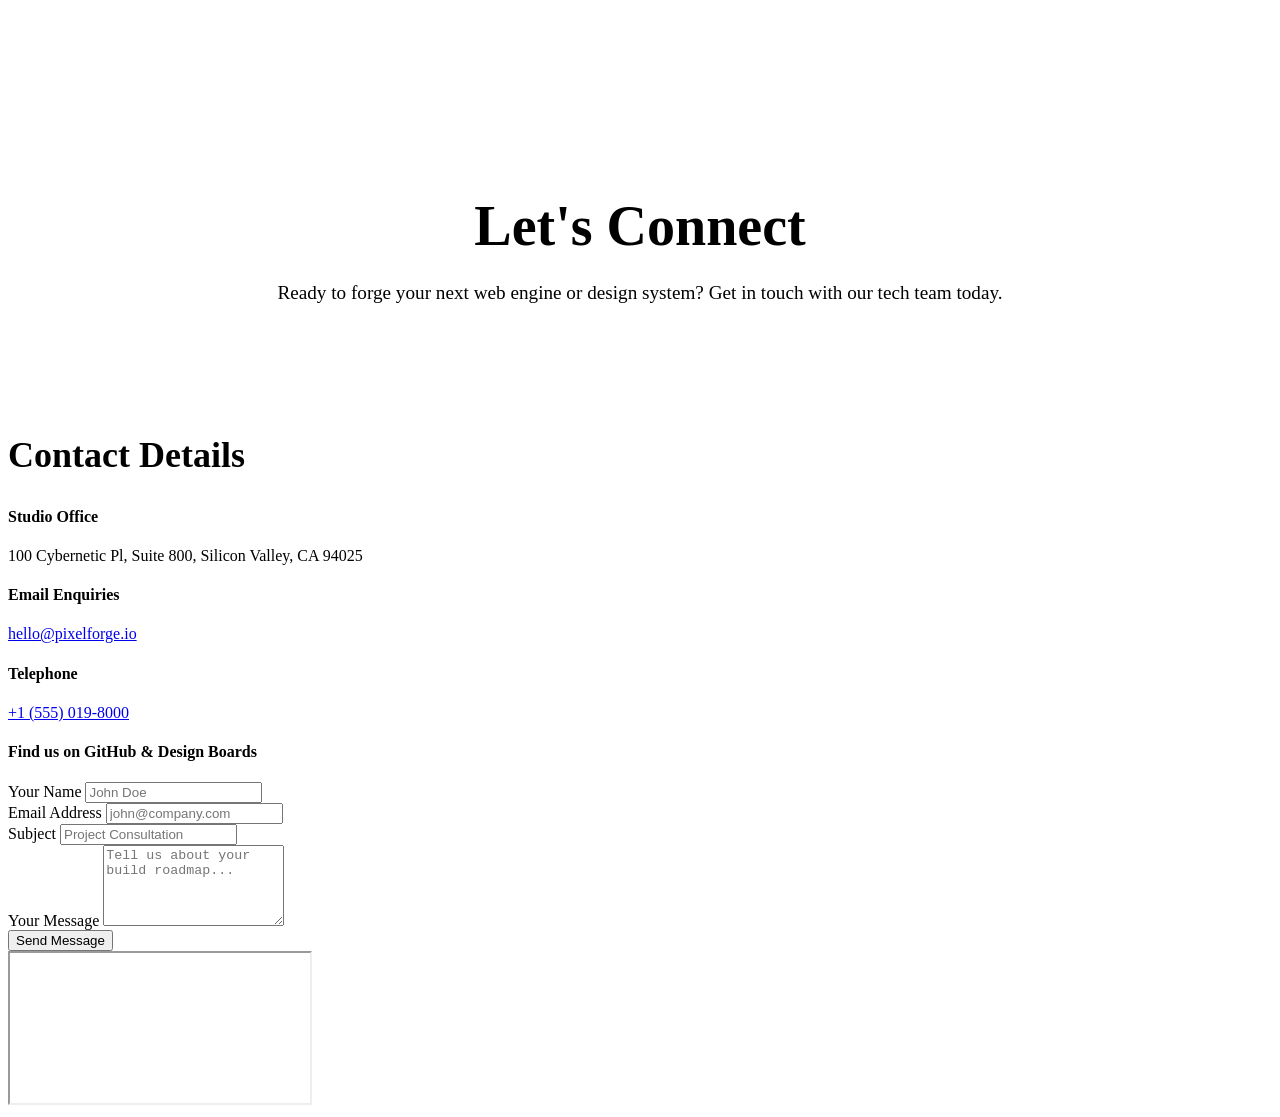
<file: src/main/resources/templates/contact.html>
<!DOCTYPE html>
<html lang="en" xmlns:th="http://www.thymeleaf.org">
<head th:replace="~{layout :: head(~{::title})}">
    <title>Contact Us - PixelForge Studio</title>
</head>
<body>

    <!-- Header Navigation -->
    <header th:replace="~{layout :: header('contact')}"></header>

    <!-- Main Content -->
    <main>
        
        <!-- Contact Page Header -->
        <section id="contact-intro" class="hero" style="min-height: auto; padding-top: 140px; padding-bottom: 3rem;">
            <div class="bg-grid"></div>
            <div class="container text-center" style="text-align: center; max-width: 800px; margin: 0 auto;">
                <h1 class="text-gradient" style="font-size: 3.5rem; margin-bottom: 1.5rem;">Let's Connect</h1>
                <p style="font-size: 1.2rem; color: var(--text-secondary);">Ready to forge your next web engine or design system? Get in touch with our tech team today.</p>
            </div>
        </section>

        <!-- Contact Form & Info Grid -->
        <section id="contact-details" class="section-padding" style="padding-top: 2rem;">
            <div class="container">
                <div class="contact-grid">
                    
                    <!-- Contact Details Info -->
                    <div class="contact-info-section">
                        <div>
                            <h2 style="font-size: 2.25rem; margin-bottom: 2rem;">Contact Details</h2>
                            <div class="contact-details">
                                <!-- Address Card -->
                                <div class="contact-detail-item">
                                    <div class="contact-icon-wrapper"><i class="fa-solid fa-location-dot"></i></div>
                                    <div class="contact-detail-content">
                                        <h4>Studio Office</h4>
                                        <p>100 Cybernetic Pl, Suite 800, Silicon Valley, CA 94025</p>
                                    </div>
                                </div>

                                <!-- Email Card -->
                                <div class="contact-detail-item">
                                    <div class="contact-icon-wrapper"><i class="fa-solid fa-envelope"></i></div>
                                    <div class="contact-detail-content">
                                        <h4>Email Enquiries</h4>
                                        <a href="mailto:hello@pixelforge.io">hello@pixelforge.io</a>
                                    </div>
                                </div>

                                <!-- Phone Card -->
                                <div class="contact-detail-item">
                                    <div class="contact-icon-wrapper"><i class="fa-solid fa-phone"></i></div>
                                    <div class="contact-detail-content">
                                        <h4>Telephone</h4>
                                        <a href="tel:+15550198000">+1 (555) 019-8000</a>
                                    </div>
                                </div>
                            </div>
                        </div>

                        <!-- Brand Socials -->
                        <div class="contact-socials-block">
                            <h4>Find us on GitHub & Design Boards</h4>
                            <div class="social-icons-list">
                                <a href="https://github.com" target="_blank" class="social-icon-btn" aria-label="GitHub"><i class="fab fa-github"></i></a>
                                <a href="https://linkedin.com" target="_blank" class="social-icon-btn" aria-label="LinkedIn"><i class="fab fa-linkedin-in"></i></a>
                                <a href="https://twitter.com" target="_blank" class="social-icon-btn" aria-label="Twitter"><i class="fab fa-x-twitter"></i></a>
                                <a href="https://dribbble.com" target="_blank" class="social-icon-btn" aria-label="Dribbble"><i class="fab fa-dribbble"></i></a>
                            </div>
                        </div>
                    </div>

                    <!-- Interactive Form Card -->
                    <div class="contact-form-card glassmorphism">
                        <form id="contactForm" class="contact-form">
                            <!-- Name -->
                            <div class="form-group">
                                <label for="name">Your Name</label>
                                <input type="text" id="name" placeholder="John Doe" required>
                            </div>
                            
                            <!-- Email -->
                            <div class="form-group">
                                <label for="email">Email Address</label>
                                <input type="email" id="email" placeholder="john@company.com" required>
                            </div>

                            <!-- Subject -->
                            <div class="form-group">
                                <label for="subject">Subject</label>
                                <input type="text" id="subject" placeholder="Project Consultation" required>
                            </div>

                            <!-- Message -->
                            <div class="form-group">
                                <label for="message">Your Message</label>
                                <textarea id="message" rows="5" placeholder="Tell us about your build roadmap..." required></textarea>
                            </div>

                            <button type="submit" class="btn btn-primary">
                                Send Message 
                                <i class="fa-solid fa-paper-plane"></i>
                            </button>
                        </form>
                    </div>

                </div>

                <!-- Google Maps Custom Dark Mode Iframe -->
                <div class="map-container">
                    <iframe src="https://www.google.com/maps/embed?pb=!1m18!1m12!1m3!1d3168.636657924409!2d-122.14815462351221!3d37.421999932870196!2m3!1f0!2f0!3f0!3m2!1i1024!2i768!4f13.1!3m3!1m2!1s0x808fba02425da8f9%3A0x2bf12264875701a2!2sSilicon%20Valley%2C%20CA!5e0!3m2!1sen!2sus!4v1700000000000!5m2!1sen!2sus" allowfullscreen="" loading="lazy" referrerpolicy="no-referrer-when-downgrade"></iframe>
                </div>

            </div>
        </section>

    </main>

    <!-- Footer -->
    <footer th:replace="~{layout :: footer}"></footer>

    <!-- Scripts -->
    <div th:replace="~{layout :: scripts}"></div>

</body>
</html>
</file>
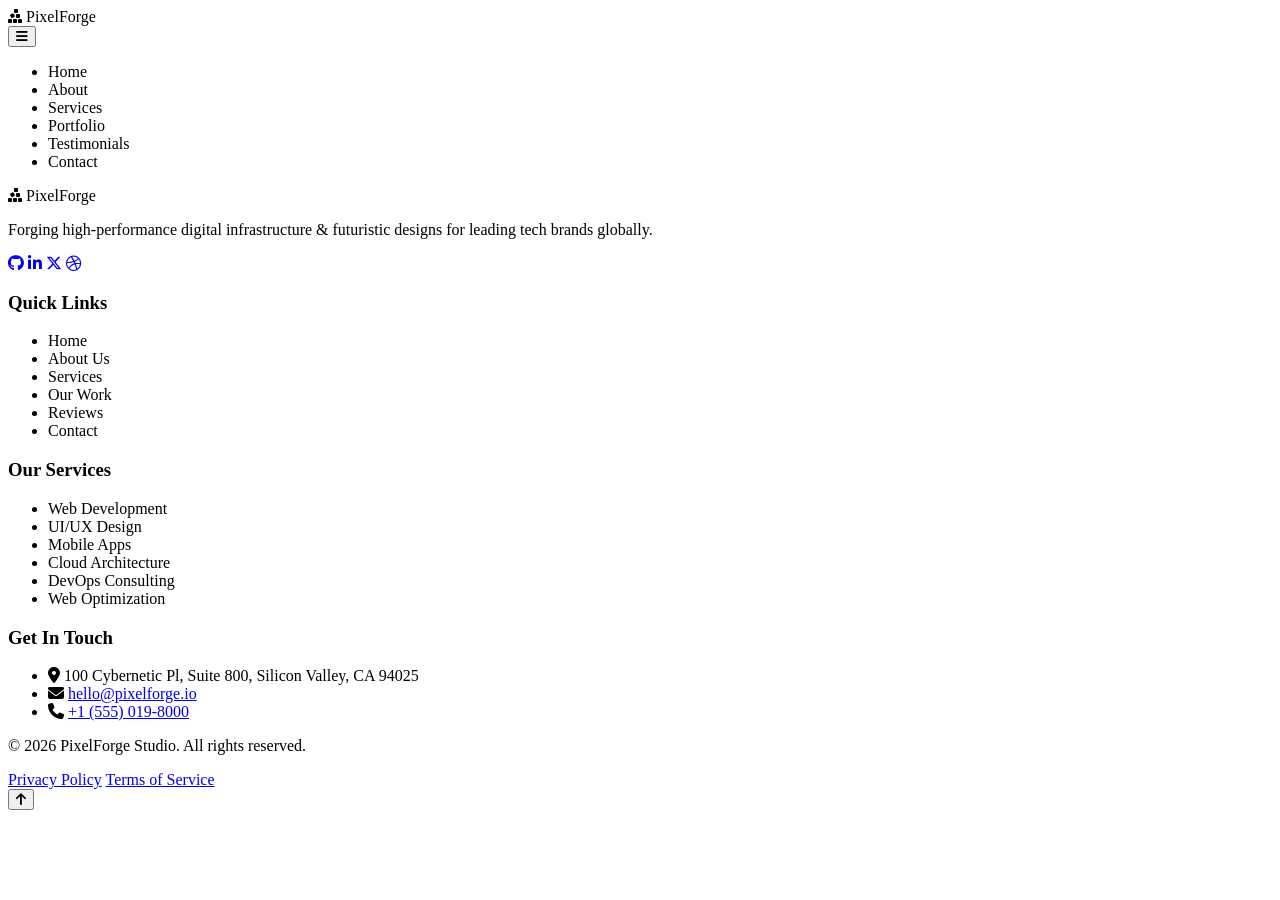
<file: src/main/resources/templates/layout.html>
<!DOCTYPE html>
<html lang="en" xmlns:th="http://www.thymeleaf.org">
<!-- Head Fragment -->
<head th:fragment="head(title)">
    <meta charset="UTF-8">
    <meta name="viewport" content="width=device-width, initial-scale=1.0">
    <title th:replace="${title}">PixelForge Studio - Creative Web Agency</title>
    
    <!-- CSS Dependencies -->
    <link rel="stylesheet" th:href="@{/static/css/styles.css}">
    
    <!-- Icons FontAwesome -->
    <link rel="stylesheet" href="https://cdnjs.cloudflare.com/ajax/libs/font-awesome/6.4.0/css/all.min.css">
</head>
<body>

    <!-- Header Fragment -->
    <header th:fragment="header(activePage)" class="navbar">
        <div class="container nav-container">
            <a th:href="@{/home}" class="logo">
                <i class="fa-solid fa-cubes-stacked"></i>
                <span>PixelForge</span>
                <div class="logo-dot"></div>
            </a>
            
            <button class="mobile-nav-toggle" aria-label="Toggle Navigation">
                <i class="fas fa-bars"></i>
            </button>
            
            <ul class="nav-links">
                <li><a th:href="@{/home}" th:classappend="${activePage == 'home'} ? 'active' : ''">Home</a></li>
                <li><a th:href="@{/about}" th:classappend="${activePage == 'about'} ? 'active' : ''">About</a></li>
                <li><a th:href="@{/services}" th:classappend="${activePage == 'services'} ? 'active' : ''">Services</a></li>
                <li><a th:href="@{/portfolio}" th:classappend="${activePage == 'portfolio'} ? 'active' : ''">Portfolio</a></li>
                <li><a th:href="@{/testimonials}" th:classappend="${activePage == 'testimonials'} ? 'active' : ''">Testimonials</a></li>
                <li><a th:href="@{/contact}" th:classappend="${activePage == 'contact'} ? 'active' : ''">Contact</a></li>
            </ul>
        </div>
    </header>

    <!-- Footer Fragment -->
    <footer th:fragment="footer" class="footer">
        <div class="container footer-grid">
            <div class="footer-col">
                <a th:href="@{/home}" class="logo" style="margin-bottom: 1.5rem;">
                    <i class="fa-solid fa-cubes-stacked"></i>
                    <span>PixelForge</span>
                    <div class="logo-dot"></div>
                </a>
                <p>Forging high-performance digital infrastructure & futuristic designs for leading tech brands globally.</p>
                <div class="social-icons-list">
                    <a href="https://github.com" target="_blank" class="social-icon-btn" aria-label="GitHub"><i class="fab fa-github"></i></a>
                    <a href="https://linkedin.com" target="_blank" class="social-icon-btn" aria-label="LinkedIn"><i class="fab fa-linkedin-in"></i></a>
                    <a href="https://twitter.com" target="_blank" class="social-icon-btn" aria-label="Twitter"><i class="fab fa-x-twitter"></i></a>
                    <a href="https://dribbble.com" target="_blank" class="social-icon-btn" aria-label="Dribbble"><i class="fab fa-dribbble"></i></a>
                </div>
            </div>
            
            <div class="footer-col">
                <h3>Quick Links</h3>
                <ul class="footer-links">
                    <li><a th:href="@{/home}">Home</a></li>
                    <li><a th:href="@{/about}">About Us</a></li>
                    <li><a th:href="@{/services}">Services</a></li>
                    <li><a th:href="@{/portfolio}">Our Work</a></li>
                    <li><a th:href="@{/testimonials}">Reviews</a></li>
                    <li><a th:href="@{/contact}">Contact</a></li>
                </ul>
            </div>
            
            <div class="footer-col">
                <h3>Our Services</h3>
                <ul class="footer-links">
                    <li><a th:href="@{/services}">Web Development</a></li>
                    <li><a th:href="@{/services}">UI/UX Design</a></li>
                    <li><a th:href="@{/services}">Mobile Apps</a></li>
                    <li><a th:href="@{/services}">Cloud Architecture</a></li>
                    <li><a th:href="@{/services}">DevOps Consulting</a></li>
                    <li><a th:href="@{/services}">Web Optimization</a></li>
                </ul>
            </div>
            
            <div class="footer-col">
                <h3>Get In Touch</h3>
                <ul class="footer-contact">
                    <li>
                        <i class="fa-solid fa-location-dot"></i>
                        <span>100 Cybernetic Pl, Suite 800, Silicon Valley, CA 94025</span>
                    </li>
                    <li>
                        <i class="fa-solid fa-envelope"></i>
                        <a href="mailto:hello@pixelforge.io">hello@pixelforge.io</a>
                    </li>
                    <li>
                        <i class="fa-solid fa-phone"></i>
                        <a href="tel:+15550198000">+1 (555) 019-8000</a>
                    </li>
                </ul>
            </div>
        </div>
        
        <div class="container footer-bottom">
            <p>&copy; 2026 PixelForge Studio. All rights reserved.</p>
            <div class="footer-bottom-links">
                <a href="#">Privacy Policy</a>
                <a href="#">Terms of Service</a>
            </div>
        </div>
        
        <!-- Scroll-To-Top Button -->
        <button class="scroll-to-top" aria-label="Scroll to top">
            <i class="fa-solid fa-arrow-up"></i>
        </button>
    </footer>

    <!-- Scripts Fragment -->
    <div th:fragment="scripts">
        <script th:src="@{/static/js/main.js}"></script>
    </div>

</body>
</html>
</file>
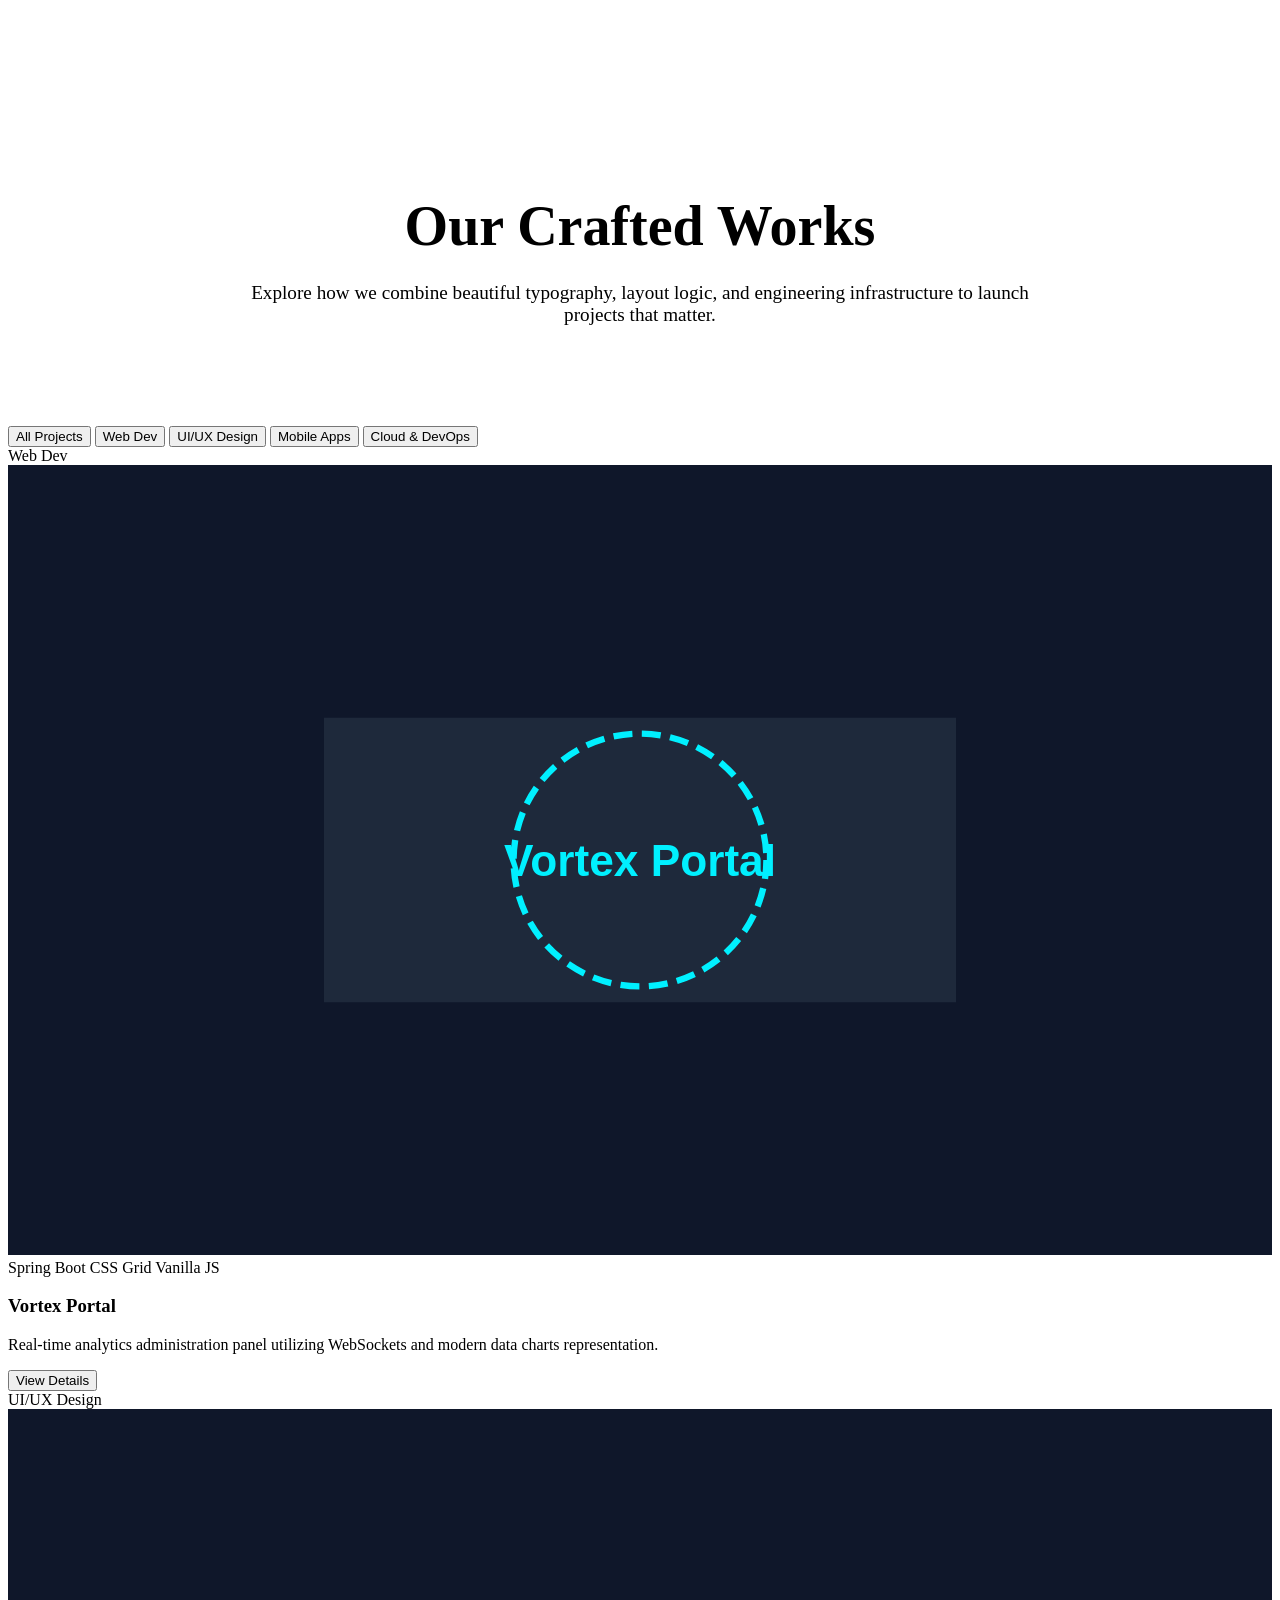
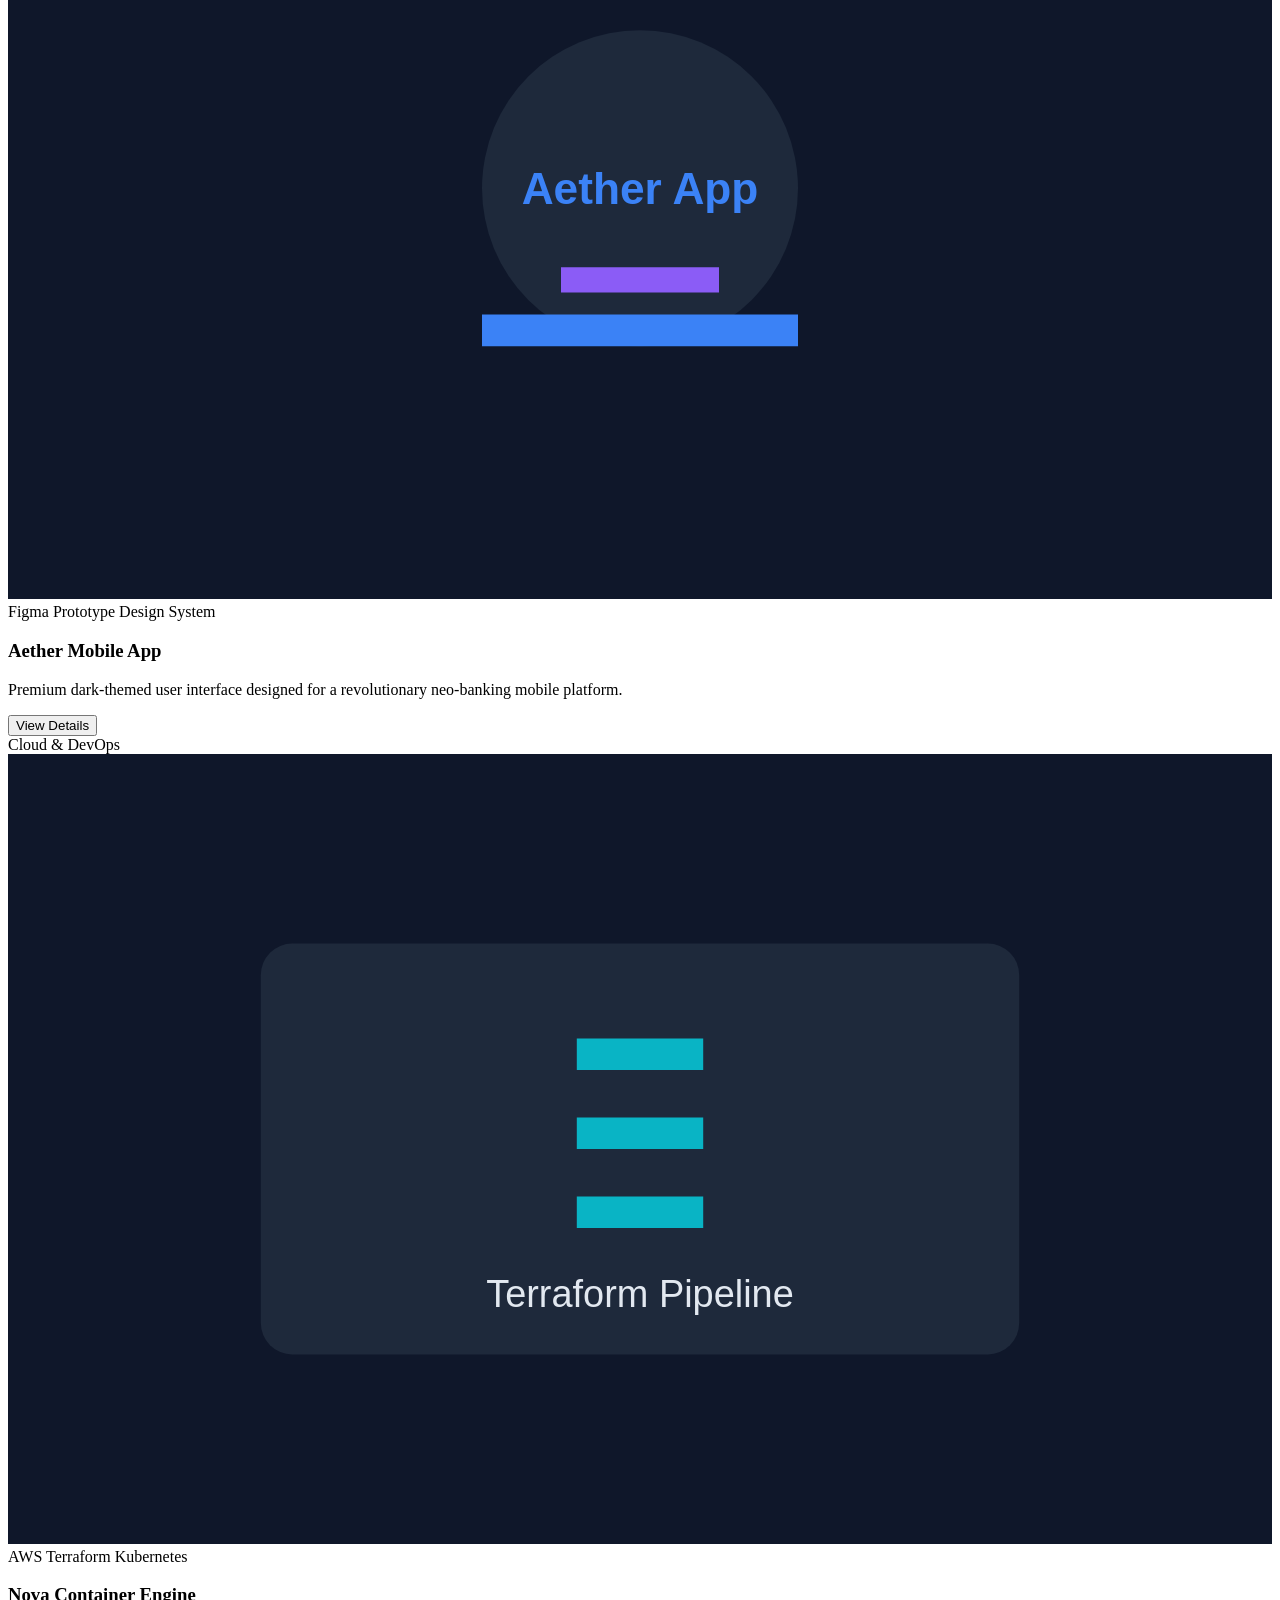
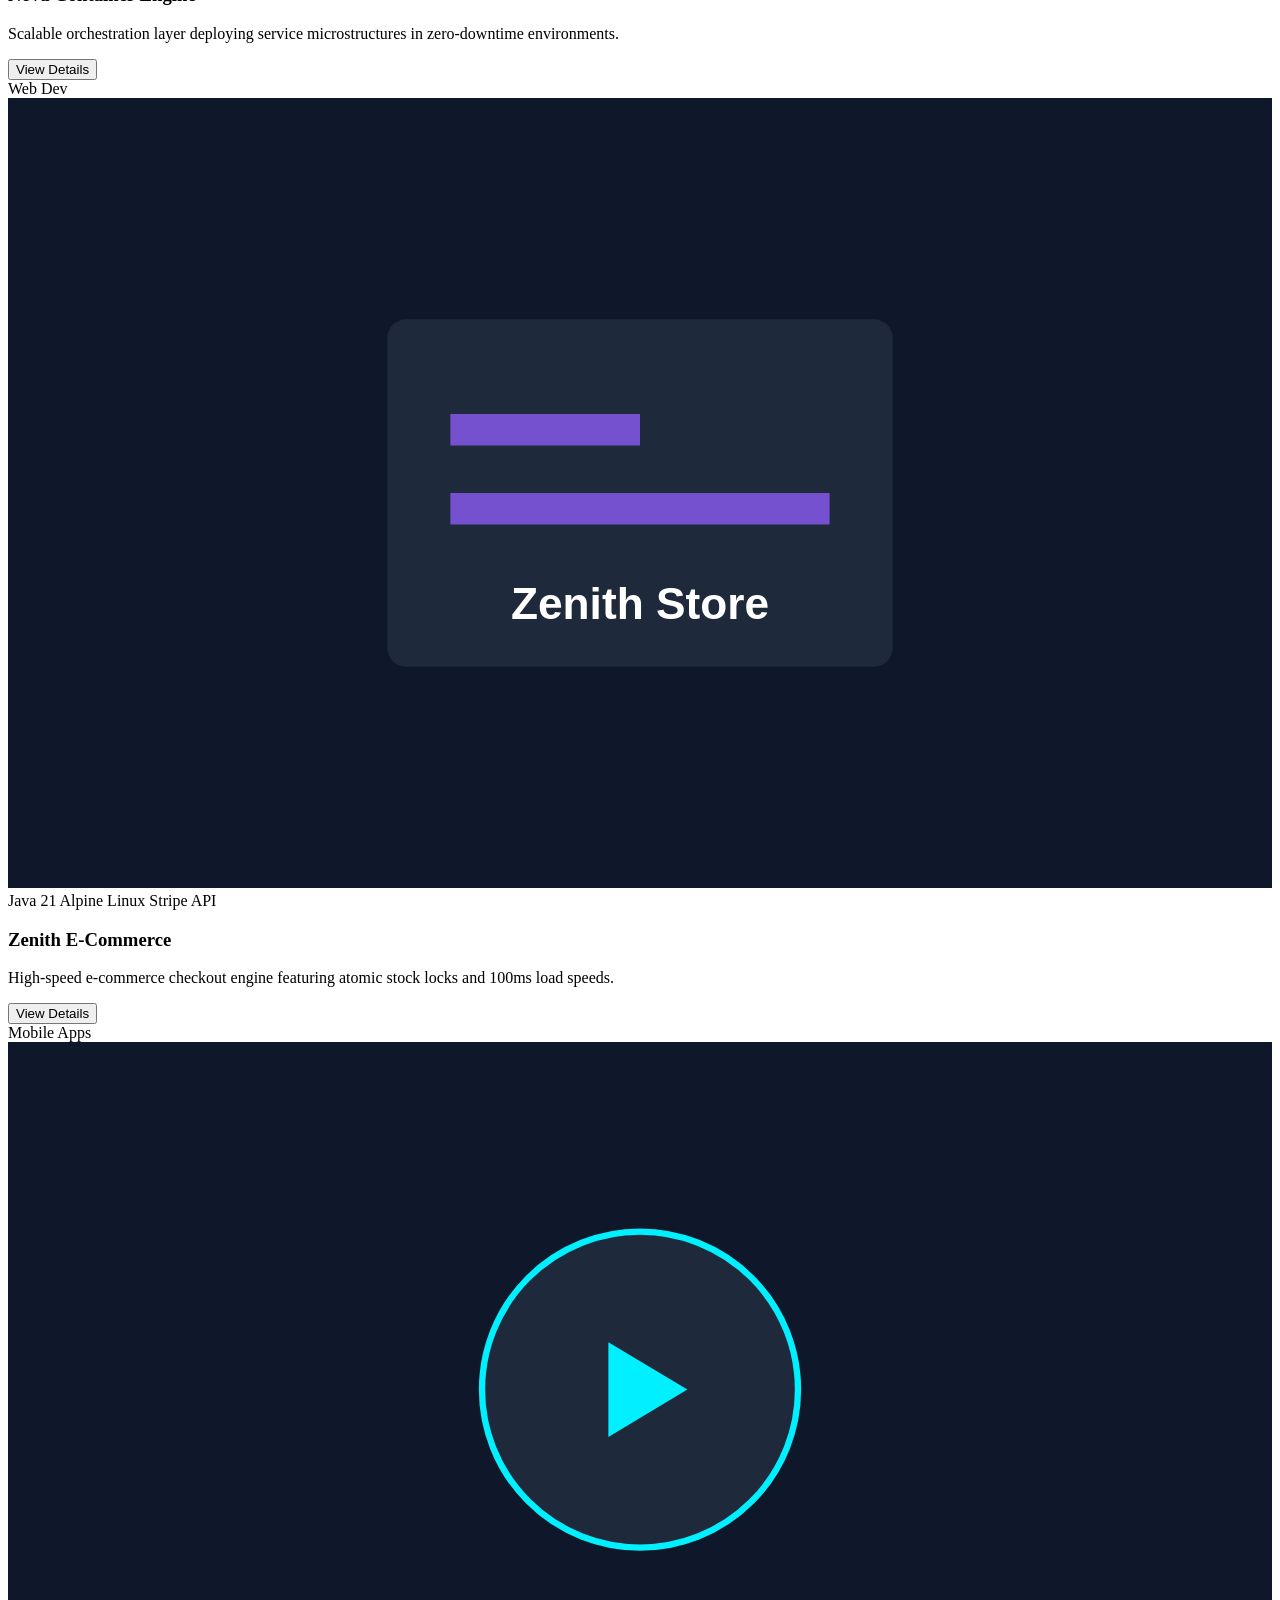
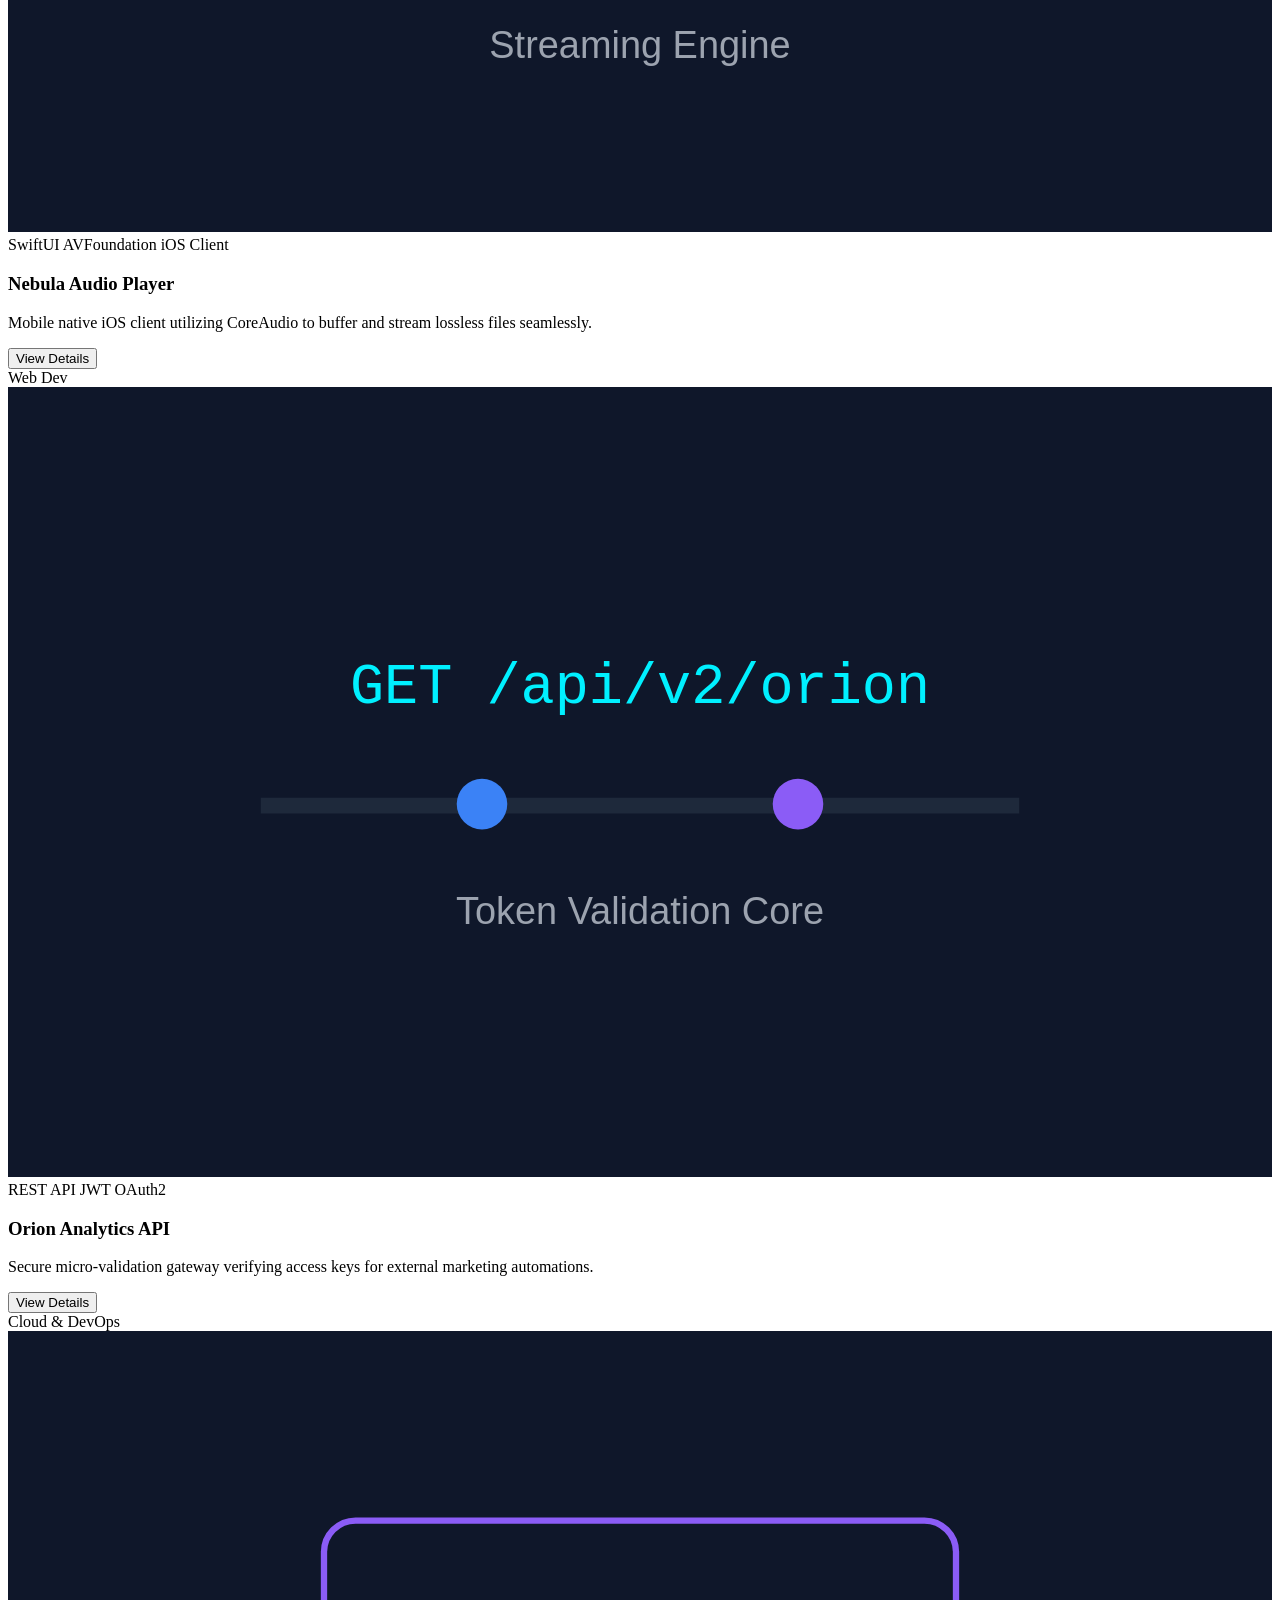
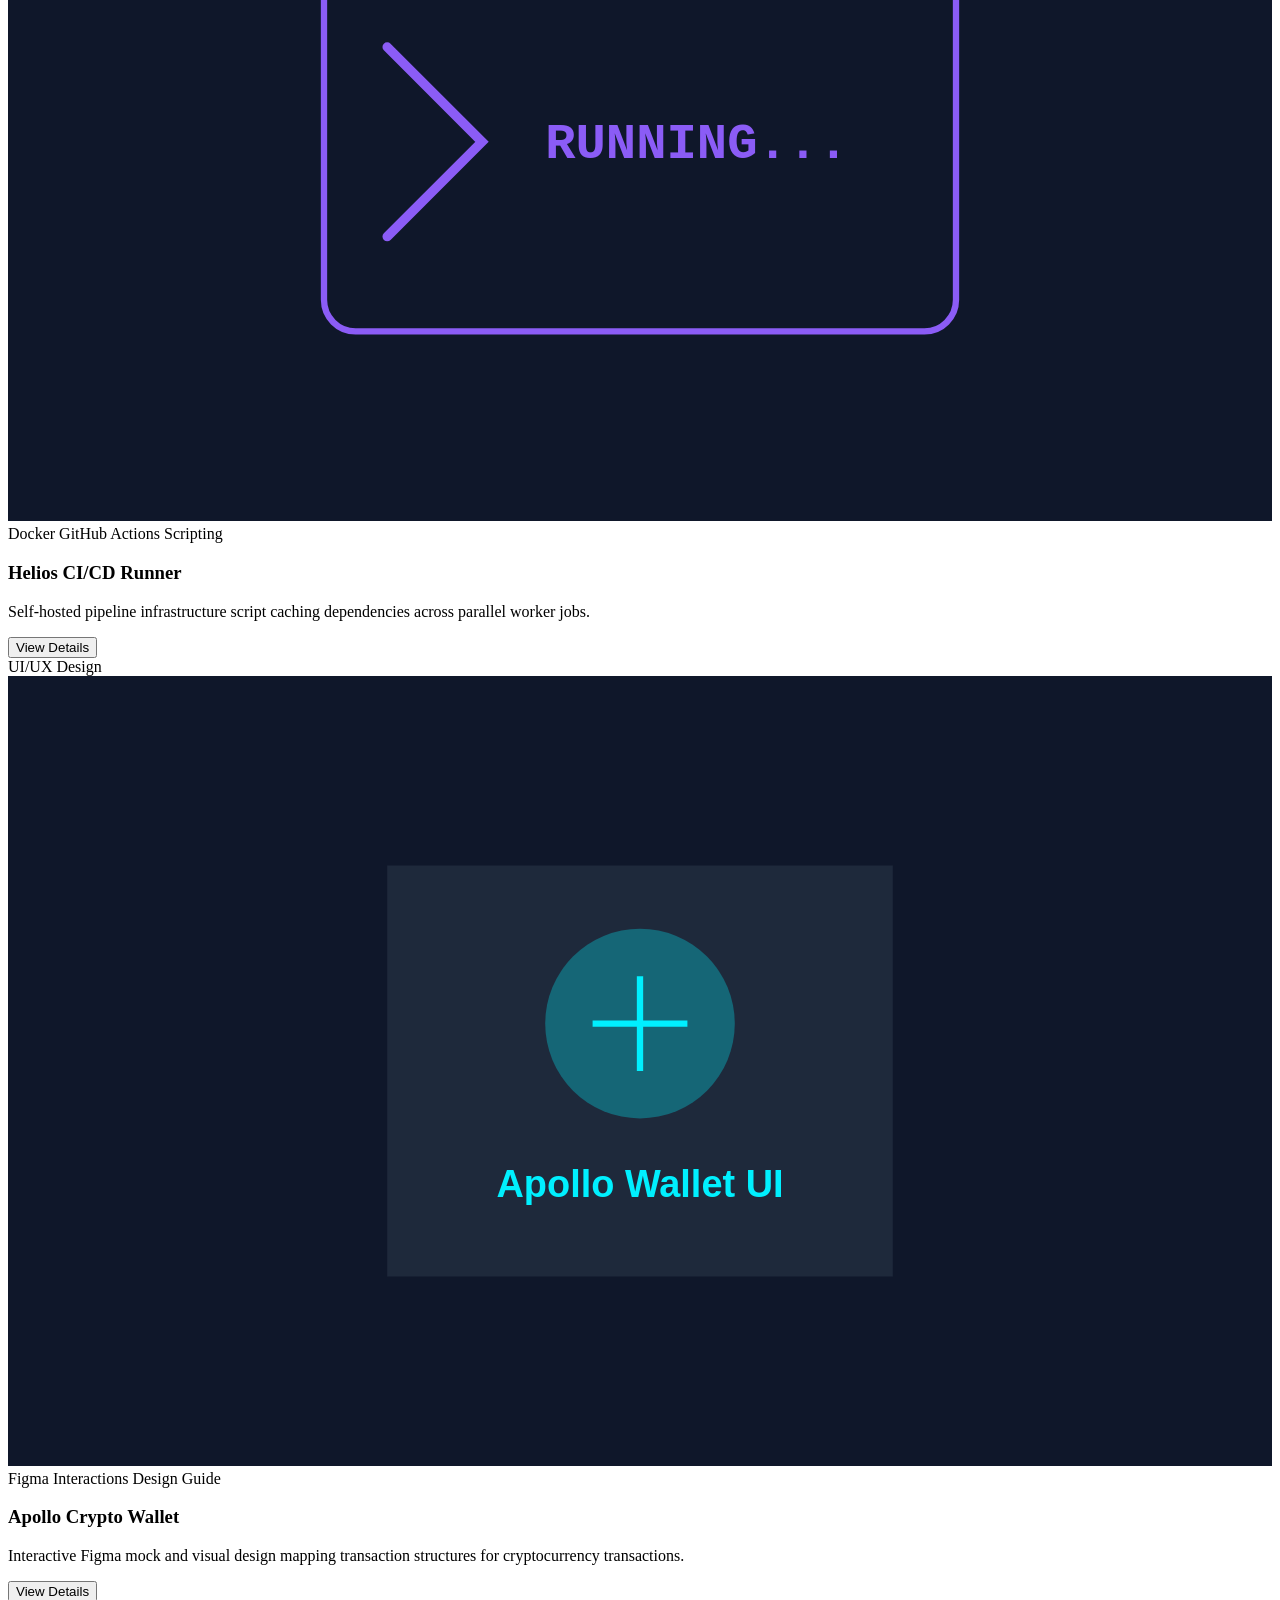
<file: src/main/resources/templates/portfolio.html>
<!DOCTYPE html>
<html lang="en" xmlns:th="http://www.thymeleaf.org">
<head th:replace="~{layout :: head(~{::title})}">
    <title>Portfolio - PixelForge Studio</title>
</head>
<body>

    <!-- Header Navigation -->
    <header th:replace="~{layout :: header('portfolio')}"></header>

    <!-- Main Content -->
    <main>
        
        <!-- Portfolio Page Header -->
        <section id="portfolio-intro" class="hero" style="min-height: auto; padding-top: 140px; padding-bottom: 3rem;">
            <div class="bg-grid"></div>
            <div class="container text-center" style="text-align: center; max-width: 800px; margin: 0 auto;">
                <h1 class="text-gradient" style="font-size: 3.5rem; margin-bottom: 1.5rem;">Our Crafted Works</h1>
                <p style="font-size: 1.2rem; color: var(--text-secondary);">Explore how we combine beautiful typography, layout logic, and engineering infrastructure to launch projects that matter.</p>
            </div>
        </section>

        <!-- Portfolio Filtering & Cards Section -->
        <section id="portfolio-showcase" class="section-padding" style="padding-top: 2rem;">
            <div class="container">
                
                <!-- Filters Nav -->
                <div class="portfolio-filters">
                    <button class="filter-btn active" data-filter="all">All Projects</button>
                    <button class="filter-btn" data-filter="web">Web Dev</button>
                    <button class="filter-btn" data-filter="uiux">UI/UX Design</button>
                    <button class="filter-btn" data-filter="mobile">Mobile Apps</button>
                    <button class="filter-btn" data-filter="devops">Cloud & DevOps</button>
                </div>
                
                <!-- Cards Grid -->
                <div class="portfolio-grid">
                    
                    <!-- Card 1: Vortex Portal -->
                    <div class="portfolio-card glassmorphism" data-category="web">
                        <div class="portfolio-img-container">
                            <span class="portfolio-category-badge">Web Dev</span>
                            <svg width="100%" height="100%" viewBox="0 0 400 250" fill="none" xmlns="http://www.w3.org/2000/svg" style="background:#0f172a;">
                                <rect width="400" height="250" fill="#0f172a"/>
                                <path d="M100 80h200v90H100z" fill="#1e293b" rx="8"/>
                                <circle cx="200" cy="125" r="40" stroke="#00f0ff" stroke-width="2" stroke-dasharray="6 3"/>
                                <text x="200" y="130" fill="#00f0ff" font-family="'Outfit', sans-serif" font-size="14" font-weight="700" text-anchor="middle">Vortex Portal</text>
                            </svg>
                        </div>
                        <div class="portfolio-info">
                            <div class="portfolio-tech-list">
                                <span class="portfolio-tech-badge">Spring Boot</span>
                                <span class="portfolio-tech-badge">CSS Grid</span>
                                <span class="portfolio-tech-badge">Vanilla JS</span>
                            </div>
                            <h3>Vortex Portal</h3>
                            <p>Real-time analytics administration panel utilizing WebSockets and modern data charts representation.</p>
                            <button class="btn btn-secondary" onclick="alert('Project details: Vortex Portal is a real-time analytics engine deployed for ApexData.')">View Details</button>
                        </div>
                    </div>

                    <!-- Card 2: Aether App -->
                    <div class="portfolio-card glassmorphism" data-category="uiux">
                        <div class="portfolio-img-container">
                            <span class="portfolio-category-badge">UI/UX Design</span>
                            <svg width="100%" height="100%" viewBox="0 0 400 250" fill="none" xmlns="http://www.w3.org/2000/svg" style="background:#0f172a;">
                                <rect width="400" height="250" fill="#0f172a"/>
                                <circle cx="200" cy="120" r="50" fill="#1e293b"/>
                                <path d="M150 160h100v10H150z" fill="#3b82f6" rx="4"/>
                                <path d="M175 145h50v8H175z" fill="#8b5cf6" rx="3"/>
                                <text x="200" y="125" fill="#3b82f6" font-family="'Outfit', sans-serif" font-size="14" font-weight="700" text-anchor="middle">Aether App</text>
                            </svg>
                        </div>
                        <div class="portfolio-info">
                            <div class="portfolio-tech-list">
                                <span class="portfolio-tech-badge">Figma</span>
                                <span class="portfolio-tech-badge">Prototype</span>
                                <span class="portfolio-tech-badge">Design System</span>
                            </div>
                            <h3>Aether Mobile App</h3>
                            <p>Premium dark-themed user interface designed for a revolutionary neo-banking mobile platform.</p>
                            <button class="btn btn-secondary" onclick="alert('Project details: Aether App is a design exploration for multi-token mobile wallets.')">View Details</button>
                        </div>
                    </div>

                    <!-- Card 3: Nova Container Engine -->
                    <div class="portfolio-card glassmorphism" data-category="devops">
                        <div class="portfolio-img-container">
                            <span class="portfolio-category-badge">Cloud & DevOps</span>
                            <svg width="100%" height="100%" viewBox="0 0 400 250" fill="none" xmlns="http://www.w3.org/2000/svg" style="background:#0f172a;">
                                <rect width="400" height="250" fill="#0f172a"/>
                                <rect x="80" y="60" width="240" height="130" fill="#1e293b" rx="10"/>
                                <path d="M180 90h40v10h-40zM180 115h40v10h-40zM180 140h40v10h-40z" fill="#00f0ff" opacity="0.7"/>
                                <text x="200" y="175" fill="#e2e8f0" font-family="'Outfit', sans-serif" font-size="12" text-anchor="middle">Terraform Pipeline</text>
                            </svg>
                        </div>
                        <div class="portfolio-info">
                            <div class="portfolio-tech-list">
                                <span class="portfolio-tech-badge">AWS</span>
                                <span class="portfolio-tech-badge">Terraform</span>
                                <span class="portfolio-tech-badge">Kubernetes</span>
                            </div>
                            <h3>Nova Container Engine</h3>
                            <p>Scalable orchestration layer deploying service microstructures in zero-downtime environments.</p>
                            <button class="btn btn-secondary" onclick="alert('Project details: Nova Container Engine scales nodes dynamically using infrastructure-as-code.')">View Details</button>
                        </div>
                    </div>

                    <!-- Card 4: Zenith E-Commerce -->
                    <div class="portfolio-card glassmorphism" data-category="web">
                        <div class="portfolio-img-container">
                            <span class="portfolio-category-badge">Web Dev</span>
                            <svg width="100%" height="100%" viewBox="0 0 400 250" fill="none" xmlns="http://www.w3.org/2000/svg" style="background:#0f172a;">
                                <rect width="400" height="250" fill="#0f172a"/>
                                <rect x="120" y="70" width="160" height="110" fill="#1e293b" rx="6"/>
                                <path d="M140 100h60v10h-60zM140 125h120v10H140z" fill="#8b5cf6" opacity="0.8"/>
                                <text x="200" y="165" fill="#ffffff" font-family="'Outfit', sans-serif" font-size="14" font-weight="700" text-anchor="middle">Zenith Store</text>
                            </svg>
                        </div>
                        <div class="portfolio-info">
                            <div class="portfolio-tech-list">
                                <span class="portfolio-tech-badge">Java 21</span>
                                <span class="portfolio-tech-badge">Alpine Linux</span>
                                <span class="portfolio-tech-badge">Stripe API</span>
                            </div>
                            <h3>Zenith E-Commerce</h3>
                            <p>High-speed e-commerce checkout engine featuring atomic stock locks and 100ms load speeds.</p>
                            <button class="btn btn-secondary" onclick="alert('Project details: Zenith Store handles massive concurrent transactions during flash sales.')">View Details</button>
                        </div>
                    </div>

                    <!-- Card 5: Nebula Audio Player -->
                    <div class="portfolio-card glassmorphism" data-category="mobile">
                        <div class="portfolio-img-container">
                            <span class="portfolio-category-badge">Mobile Apps</span>
                            <svg width="100%" height="100%" viewBox="0 0 400 250" fill="none" xmlns="http://www.w3.org/2000/svg" style="background:#0f172a;">
                                <rect width="400" height="250" fill="#0f172a"/>
                                <circle cx="200" cy="110" r="50" fill="#1e293b" stroke="#00f0ff" stroke-width="2"/>
                                <path d="M190 95v30l25-15z" fill="#00f0ff"/>
                                <text x="200" y="195" fill="#9ca3af" font-family="sans-serif" font-size="12" text-anchor="middle">Streaming Engine</text>
                            </svg>
                        </div>
                        <div class="portfolio-info">
                            <div class="portfolio-tech-list">
                                <span class="portfolio-tech-badge">SwiftUI</span>
                                <span class="portfolio-tech-badge">AVFoundation</span>
                                <span class="portfolio-tech-badge">iOS Client</span>
                            </div>
                            <h3>Nebula Audio Player</h3>
                            <p>Mobile native iOS client utilizing CoreAudio to buffer and stream lossless files seamlessly.</p>
                            <button class="btn btn-secondary" onclick="alert('Project details: Nebula Streams lossless FLAC audio files with local cache controls.')">View Details</button>
                        </div>
                    </div>

                    <!-- Card 6: Orion Analytics API -->
                    <div class="portfolio-card glassmorphism" data-category="web">
                        <div class="portfolio-img-container">
                            <span class="portfolio-category-badge">Web Dev</span>
                            <svg width="100%" height="100%" viewBox="0 0 400 250" fill="none" xmlns="http://www.w3.org/2000/svg" style="background:#0f172a;">
                                <rect width="400" height="250" fill="#0f172a"/>
                                <text x="200" y="100" fill="#00f0ff" font-family="monospace" font-size="18" text-anchor="middle">GET /api/v2/orion</text>
                                <path d="M80 130h240v5H80z" fill="#1e293b"/>
                                <circle cx="150" cy="132" r="8" fill="#3b82f6"/>
                                <circle cx="250" cy="132" r="8" fill="#8b5cf6"/>
                                <text x="200" y="170" fill="#9ca3af" font-family="sans-serif" font-size="12" text-anchor="middle">Token Validation Core</text>
                            </svg>
                        </div>
                        <div class="portfolio-info">
                            <div class="portfolio-tech-list">
                                <span class="portfolio-tech-badge">REST API</span>
                                <span class="portfolio-tech-badge">JWT</span>
                                <span class="portfolio-tech-badge">OAuth2</span>
                            </div>
                            <h3>Orion Analytics API</h3>
                            <p>Secure micro-validation gateway verifying access keys for external marketing automations.</p>
                            <button class="btn btn-secondary" onclick="alert('Project details: Orion API processes secure tokens for client marketing servers.')">View Details</button>
                        </div>
                    </div>

                    <!-- Card 7: Helios CI/CD Runner -->
                    <div class="portfolio-card glassmorphism" data-category="devops">
                        <div class="portfolio-img-container">
                            <span class="portfolio-category-badge">Cloud & DevOps</span>
                            <svg width="100%" height="100%" viewBox="0 0 400 250" fill="none" xmlns="http://www.w3.org/2000/svg" style="background:#0f172a;">
                                <rect width="400" height="250" fill="#0f172a"/>
                                <rect x="100" y="60" width="200" height="130" stroke="#8b5cf6" stroke-width="2" rx="10"/>
                                <path d="M120 100l30 30-30 30" stroke="#8b5cf6" stroke-width="3" stroke-linecap="round"/>
                                <text x="170" y="135" fill="#8b5cf6" font-family="monospace" font-size="16" font-weight="700">RUNNING...</text>
                            </svg>
                        </div>
                        <div class="portfolio-info">
                            <div class="portfolio-tech-list">
                                <span class="portfolio-tech-badge">Docker</span>
                                <span class="portfolio-tech-badge">GitHub Actions</span>
                                <span class="portfolio-tech-badge">Scripting</span>
                            </div>
                            <h3>Helios CI/CD Runner</h3>
                            <p>Self-hosted pipeline infrastructure script caching dependencies across parallel worker jobs.</p>
                            <button class="btn btn-secondary" onclick="alert('Project details: Helios CI/CD speeds up compilation runs by utilizing Docker buildcaches.')">View Details</button>
                        </div>
                    </div>

                    <!-- Card 8: Apollo Crypto Wallet -->
                    <div class="portfolio-card glassmorphism" data-category="uiux">
                        <div class="portfolio-img-container">
                            <span class="portfolio-category-badge">UI/UX Design</span>
                            <svg width="100%" height="100%" viewBox="0 0 400 250" fill="none" xmlns="http://www.w3.org/2000/svg" style="background:#0f172a;">
                                <rect width="400" height="250" fill="#0f172a"/>
                                <path d="M120 60h160v130H120z" fill="#1e293b" rx="12"/>
                                <circle cx="200" cy="110" r="30" fill="#00f0ff" opacity="0.3"/>
                                <path d="M185 110h30M200 95v30" stroke="#00f0ff" stroke-width="2"/>
                                <text x="200" y="165" fill="#00f0ff" font-family="'Outfit', sans-serif" font-size="12" font-weight="700" text-anchor="middle">Apollo Wallet UI</text>
                            </svg>
                        </div>
                        <div class="portfolio-info">
                            <div class="portfolio-tech-list">
                                <span class="portfolio-tech-badge">Figma</span>
                                <span class="portfolio-tech-badge">Interactions</span>
                                <span class="portfolio-tech-badge">Design Guide</span>
                            </div>
                            <h3>Apollo Crypto Wallet</h3>
                            <p>Interactive Figma mock and visual design mapping transaction structures for cryptocurrency transactions.</p>
                            <button class="btn btn-secondary" onclick="alert('Project details: Apollo Wallet is a design prototype mapped out for multi-token assets.')">View Details</button>
                        </div>
                    </div>

                </div>
            </div>
        </section>

    </main>

    <!-- Footer -->
    <footer th:replace="~{layout :: footer}"></footer>

    <!-- Scripts -->
    <div th:replace="~{layout :: scripts}"></div>

</body>
</html>
</file>
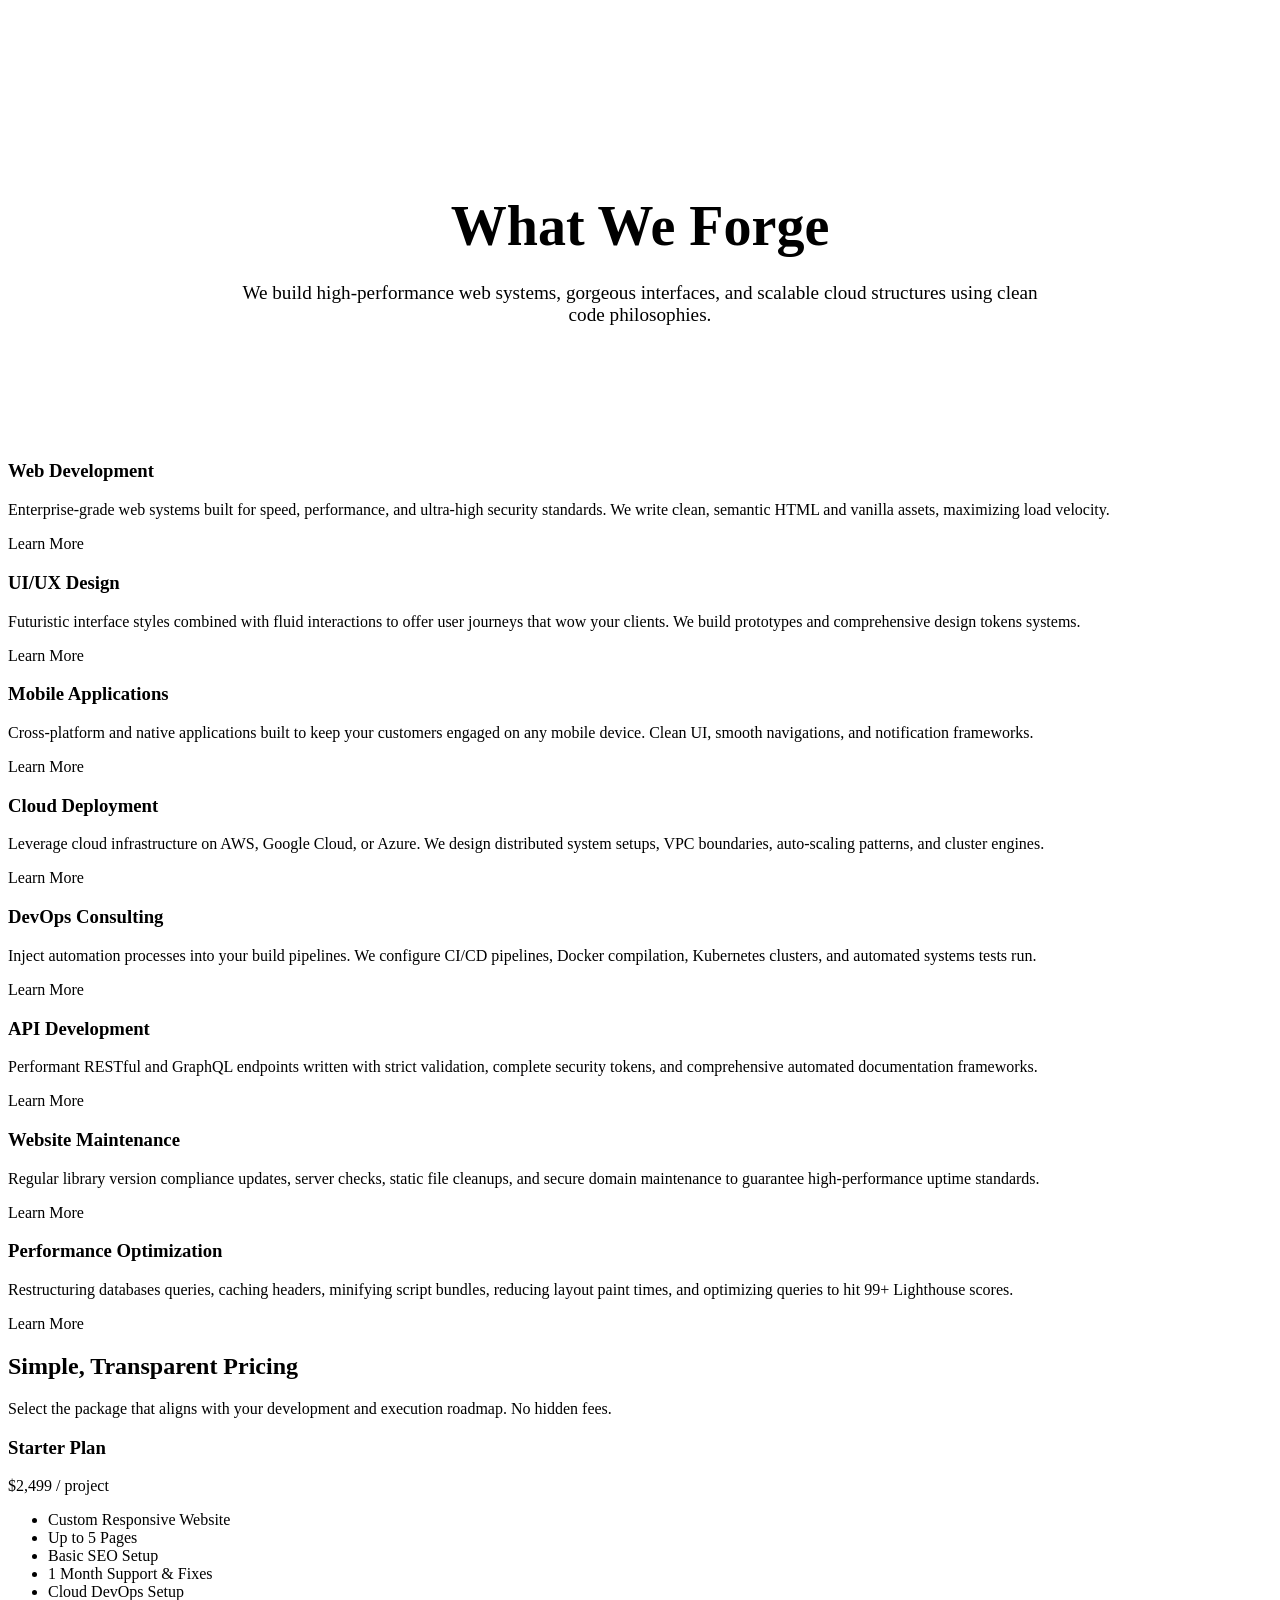
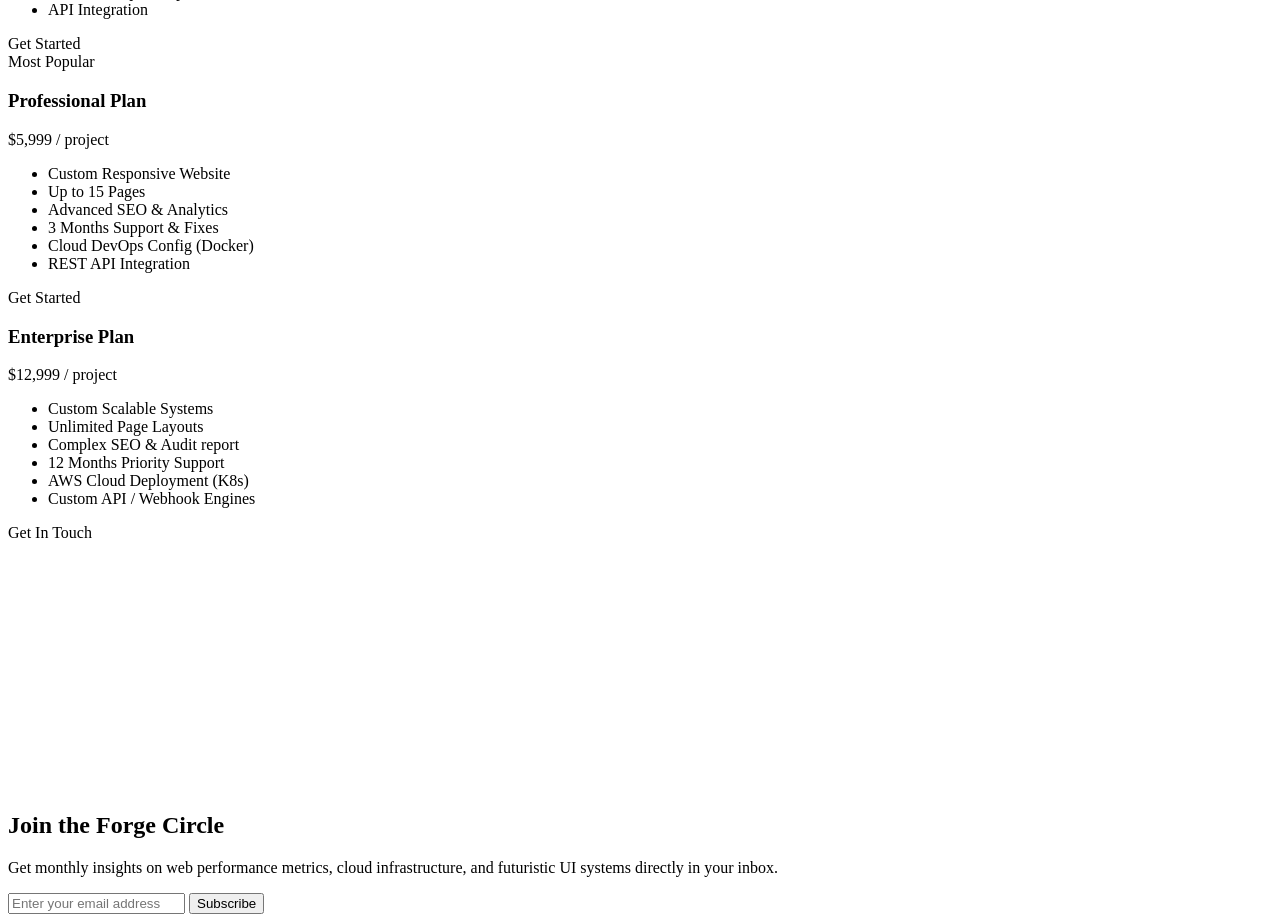
<file: src/main/resources/templates/services.html>
<!DOCTYPE html>
<html lang="en" xmlns:th="http://www.thymeleaf.org">
<head th:replace="~{layout :: head(~{::title})}">
    <title>Services - PixelForge Studio</title>
</head>
<body>

    <!-- Header Navigation -->
    <header th:replace="~{layout :: header('services')}"></header>

    <!-- Main Content -->
    <main>
        
        <!-- Services Intro Header -->
        <section id="services-intro" class="hero" style="min-height: auto; padding-top: 140px; padding-bottom: 3rem;">
            <div class="bg-grid"></div>
            <div class="container text-center" style="text-align: center; max-width: 800px; margin: 0 auto;">
                <h1 class="text-gradient" style="font-size: 3.5rem; margin-bottom: 1.5rem;">What We Forge</h1>
                <p style="font-size: 1.2rem; color: var(--text-secondary);">We build high-performance web systems, gorgeous interfaces, and scalable cloud structures using clean code philosophies.</p>
            </div>
        </section>

        <!-- Services Cards Section -->
        <section id="services-list" class="section-padding" style="padding-top: 3rem;">
            <div class="container">
                <div class="services-grid" style="grid-template-columns: repeat(3, 1fr) !important; gap: 2.5rem;">
                    
                    <!-- Service 1 -->
                    <div class="service-card glassmorphism">
                        <i class="fa-solid fa-laptop-code service-icon"></i>
                        <h3>Web Development</h3>
                        <p>Enterprise-grade web systems built for speed, performance, and ultra-high security standards. We write clean, semantic HTML and vanilla assets, maximizing load velocity.</p>
                        <a th:href="@{/contact}" class="service-link">Learn More <i class="fa-solid fa-arrow-right"></i></a>
                    </div>
                    
                    <!-- Service 2 -->
                    <div class="service-card glassmorphism">
                        <i class="fa-solid fa-bezier-curve service-icon"></i>
                        <h3>UI/UX Design</h3>
                        <p>Futuristic interface styles combined with fluid interactions to offer user journeys that wow your clients. We build prototypes and comprehensive design tokens systems.</p>
                        <a th:href="@{/contact}" class="service-link">Learn More <i class="fa-solid fa-arrow-right"></i></a>
                    </div>

                    <!-- Service 3 -->
                    <div class="service-card glassmorphism">
                        <i class="fa-solid fa-mobile-screen-button service-icon"></i>
                        <h3>Mobile Applications</h3>
                        <p>Cross-platform and native applications built to keep your customers engaged on any mobile device. Clean UI, smooth navigations, and notification frameworks.</p>
                        <a th:href="@{/contact}" class="service-link">Learn More <i class="fa-solid fa-arrow-right"></i></a>
                    </div>

                    <!-- Service 4 -->
                    <div class="service-card glassmorphism">
                        <i class="fa-solid fa-cloud service-icon"></i>
                        <h3>Cloud Deployment</h3>
                        <p>Leverage cloud infrastructure on AWS, Google Cloud, or Azure. We design distributed system setups, VPC boundaries, auto-scaling patterns, and cluster engines.</p>
                        <a th:href="@{/contact}" class="service-link">Learn More <i class="fa-solid fa-arrow-right"></i></a>
                    </div>

                    <!-- Service 5 -->
                    <div class="service-card glassmorphism">
                        <i class="fa-solid fa-gears service-icon"></i>
                        <h3>DevOps Consulting</h3>
                        <p>Inject automation processes into your build pipelines. We configure CI/CD pipelines, Docker compilation, Kubernetes clusters, and automated systems tests run.</p>
                        <a th:href="@{/contact}" class="service-link">Learn More <i class="fa-solid fa-arrow-right"></i></a>
                    </div>

                    <!-- Service 6 -->
                    <div class="service-card glassmorphism">
                        <i class="fa-solid fa-code service-icon"></i>
                        <h3>API Development</h3>
                        <p>Performant RESTful and GraphQL endpoints written with strict validation, complete security tokens, and comprehensive automated documentation frameworks.</p>
                        <a th:href="@{/contact}" class="service-link">Learn More <i class="fa-solid fa-arrow-right"></i></a>
                    </div>

                    <!-- Service 7 -->
                    <div class="service-card glassmorphism">
                        <i class="fa-solid fa-wrench service-icon"></i>
                        <h3>Website Maintenance</h3>
                        <p>Regular library version compliance updates, server checks, static file cleanups, and secure domain maintenance to guarantee high-performance uptime standards.</p>
                        <a th:href="@{/contact}" class="service-link">Learn More <i class="fa-solid fa-arrow-right"></i></a>
                    </div>

                    <!-- Service 8 -->
                    <div class="service-card glassmorphism">
                        <i class="fa-solid fa-gauge-high service-icon"></i>
                        <h3>Performance Optimization</h3>
                        <p>Restructuring databases queries, caching headers, minifying script bundles, reducing layout paint times, and optimizing queries to hit 99+ Lighthouse scores.</p>
                        <a th:href="@{/contact}" class="service-link">Learn More <i class="fa-solid fa-arrow-right"></i></a>
                    </div>

                </div>
            </div>
        </section>

        <!-- Pricing Section with Three Plans -->
        <section id="pricing" class="section-padding" style="background: linear-gradient(180deg, var(--bg-primary) 0%, var(--bg-secondary) 100%); border-top: 1px solid var(--glass-border); border-bottom: 1px solid var(--glass-border);">
            <div class="container">
                <div class="section-header">
                    <h2>Simple, Transparent Pricing</h2>
                    <p>Select the package that aligns with your development and execution roadmap. No hidden fees.</p>
                </div>
                
                <div class="pricing-grid">
                    <!-- Plan 1 -->
                    <div class="pricing-card glassmorphism">
                        <div class="pricing-header">
                            <h3>Starter Plan</h3>
                            <div class="pricing-amount">
                                <span class="price-num">$2,499</span>
                                <span class="price-period">/ project</span>
                            </div>
                        </div>
                        <ul class="pricing-features">
                            <li><i class="fa-solid fa-check"></i> <span>Custom Responsive Website</span></li>
                            <li><i class="fa-solid fa-check"></i> <span>Up to 5 Pages</span></li>
                            <li><i class="fa-solid fa-check"></i> <span>Basic SEO Setup</span></li>
                            <li><i class="fa-solid fa-check"></i> <span>1 Month Support & Fixes</span></li>
                            <li class="disabled"><i class="fa-solid fa-xmark"></i> <span>Cloud DevOps Setup</span></li>
                            <li class="disabled"><i class="fa-solid fa-xmark"></i> <span>API Integration</span></li>
                        </ul>
                        <a th:href="@{/contact}" class="btn btn-secondary">Get Started</a>
                    </div>

                    <!-- Plan 2 -->
                    <div class="pricing-card glassmorphism popular">
                        <span class="popular-badge">Most Popular</span>
                        <div class="pricing-header">
                            <h3>Professional Plan</h3>
                            <div class="pricing-amount">
                                <span class="price-num">$5,999</span>
                                <span class="price-period">/ project</span>
                            </div>
                        </div>
                        <ul class="pricing-features">
                            <li><i class="fa-solid fa-check"></i> <span>Custom Responsive Website</span></li>
                            <li><i class="fa-solid fa-check"></i> <span>Up to 15 Pages</span></li>
                            <li><i class="fa-solid fa-check"></i> <span>Advanced SEO & Analytics</span></li>
                            <li><i class="fa-solid fa-check"></i> <span>3 Months Support & Fixes</span></li>
                            <li><i class="fa-solid fa-check"></i> <span>Cloud DevOps Config (Docker)</span></li>
                            <li><i class="fa-solid fa-check"></i> <span>REST API Integration</span></li>
                        </ul>
                        <a th:href="@{/contact}" class="btn btn-primary">Get Started</a>
                    </div>

                    <!-- Plan 3 -->
                    <div class="pricing-card glassmorphism">
                        <div class="pricing-header">
                            <h3>Enterprise Plan</h3>
                            <div class="pricing-amount">
                                <span class="price-num">$12,999</span>
                                <span class="price-period">/ project</span>
                            </div>
                        </div>
                        <ul class="pricing-features">
                            <li><i class="fa-solid fa-check"></i> <span>Custom Scalable Systems</span></li>
                            <li><i class="fa-solid fa-check"></i> <span>Unlimited Page Layouts</span></li>
                            <li><i class="fa-solid fa-check"></i> <span>Complex SEO & Audit report</span></li>
                            <li><i class="fa-solid fa-check"></i> <span>12 Months Priority Support</span></li>
                            <li><i class="fa-solid fa-check"></i> <span>AWS Cloud Deployment (K8s)</span></li>
                            <li><i class="fa-solid fa-check"></i> <span>Custom API / Webhook Engines</span></li>
                        </ul>
                        <a th:href="@{/contact}" class="btn btn-secondary">Get In Touch</a>
                    </div>
                </div>
            </div>
        </section>

        <!-- Newsletter Subscription Section -->
        <section id="newsletter" class="section-padding" style="background-color: var(--bg-primary);">
            <div class="container">
                <div class="newsletter-card glassmorphism">
                    <div class="bg-blur-orb1" style="width: 250px; height: 250px; top:-50px; right:-50px; opacity:0.6;"></div>
                    <h2>Join the Forge Circle</h2>
                    <p>Get monthly insights on web performance metrics, cloud infrastructure, and futuristic UI systems directly in your inbox.</p>
                    <form id="newsletterForm" class="newsletter-form">
                        <input type="email" placeholder="Enter your email address" required>
                        <button type="submit" class="btn btn-primary">Subscribe</button>
                    </form>
                </div>
            </div>
        </section>

    </main>

    <!-- Footer -->
    <footer th:replace="~{layout :: footer}"></footer>

    <!-- Scripts -->
    <div th:replace="~{layout :: scripts}"></div>

</body>
</html>
</file>
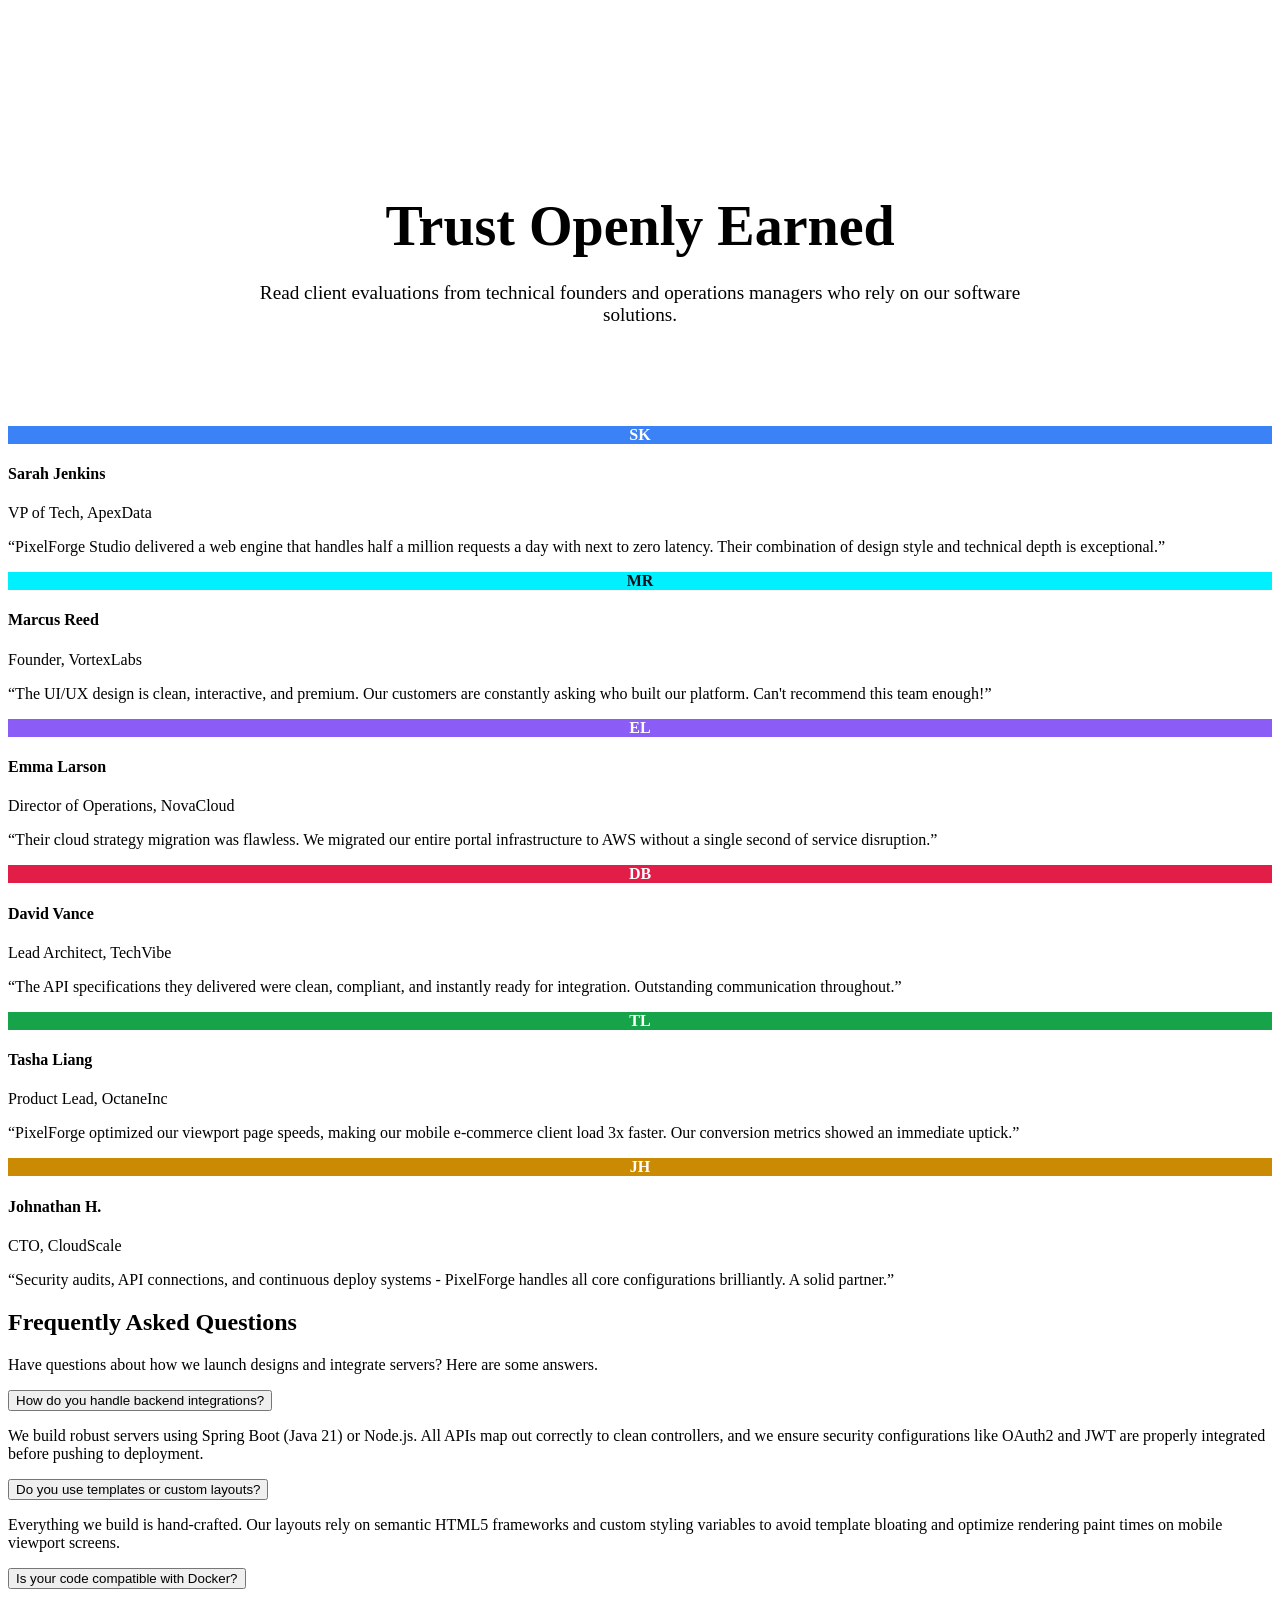
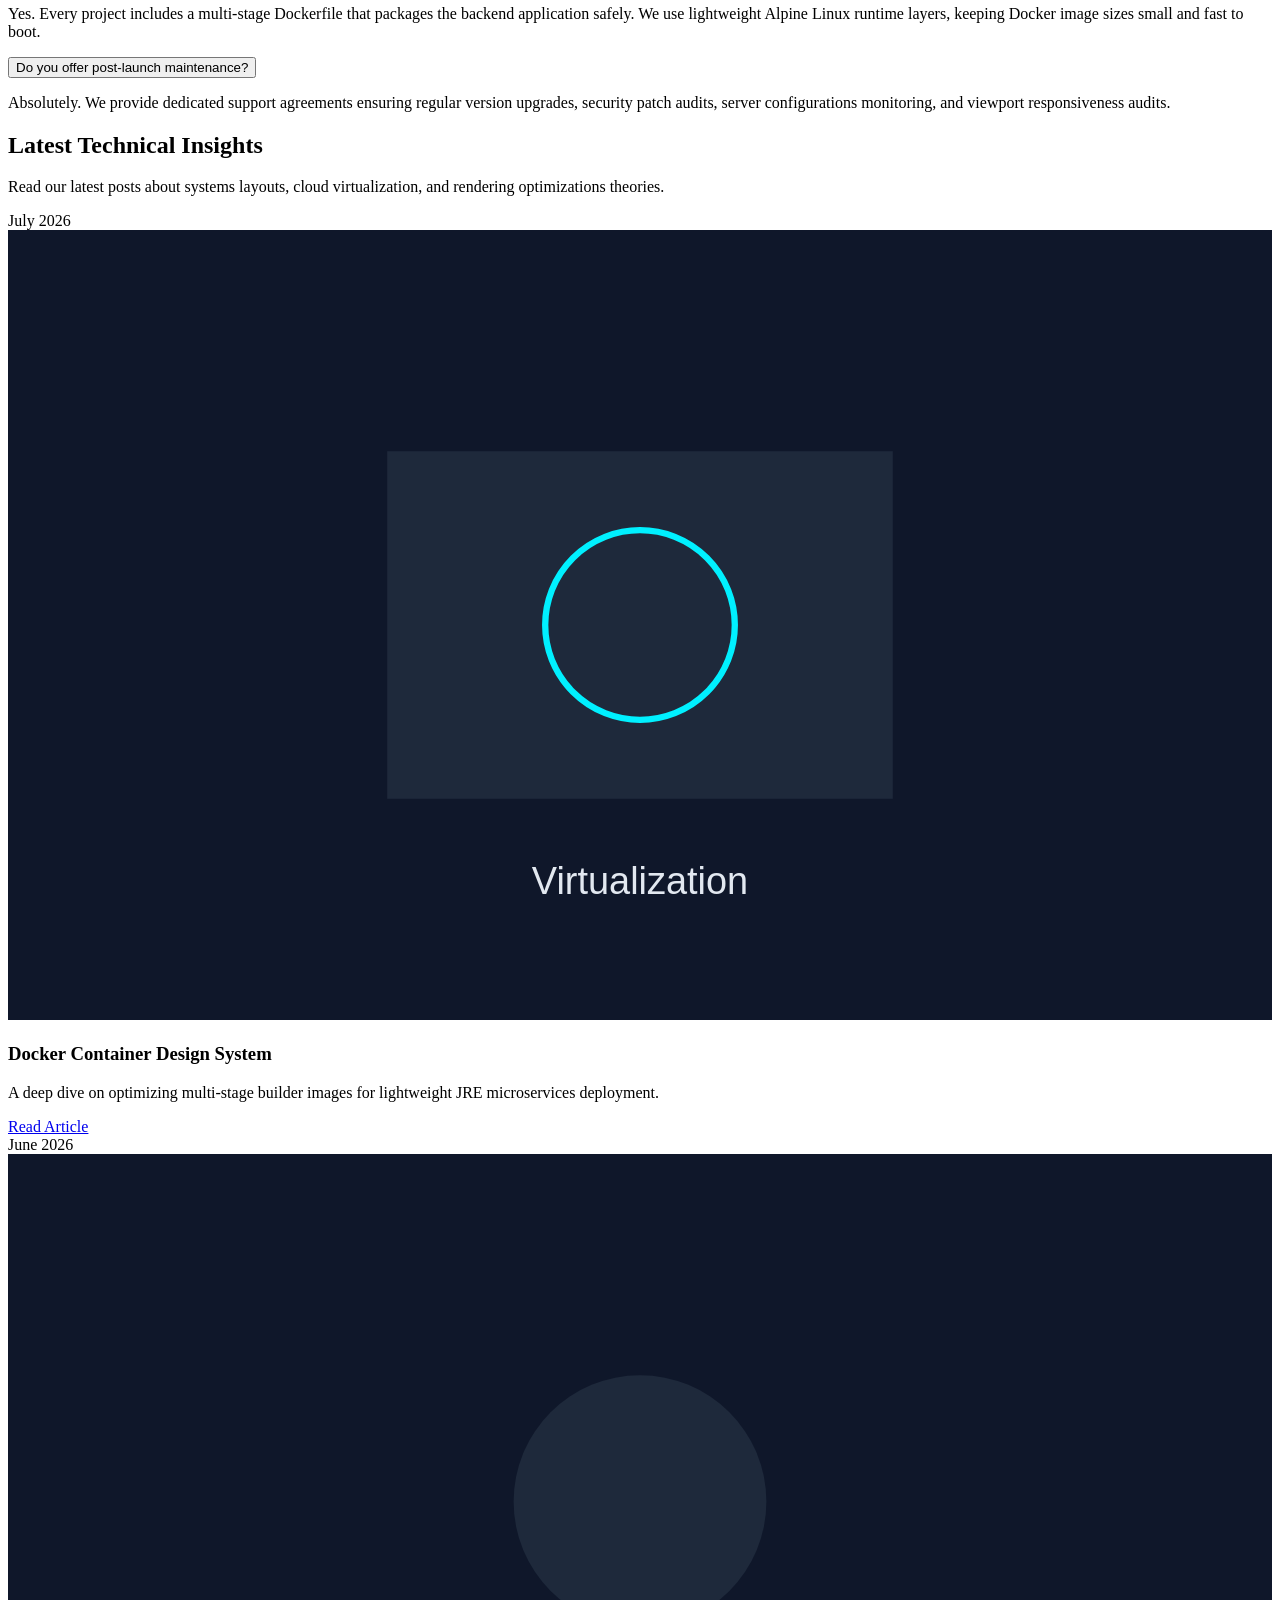
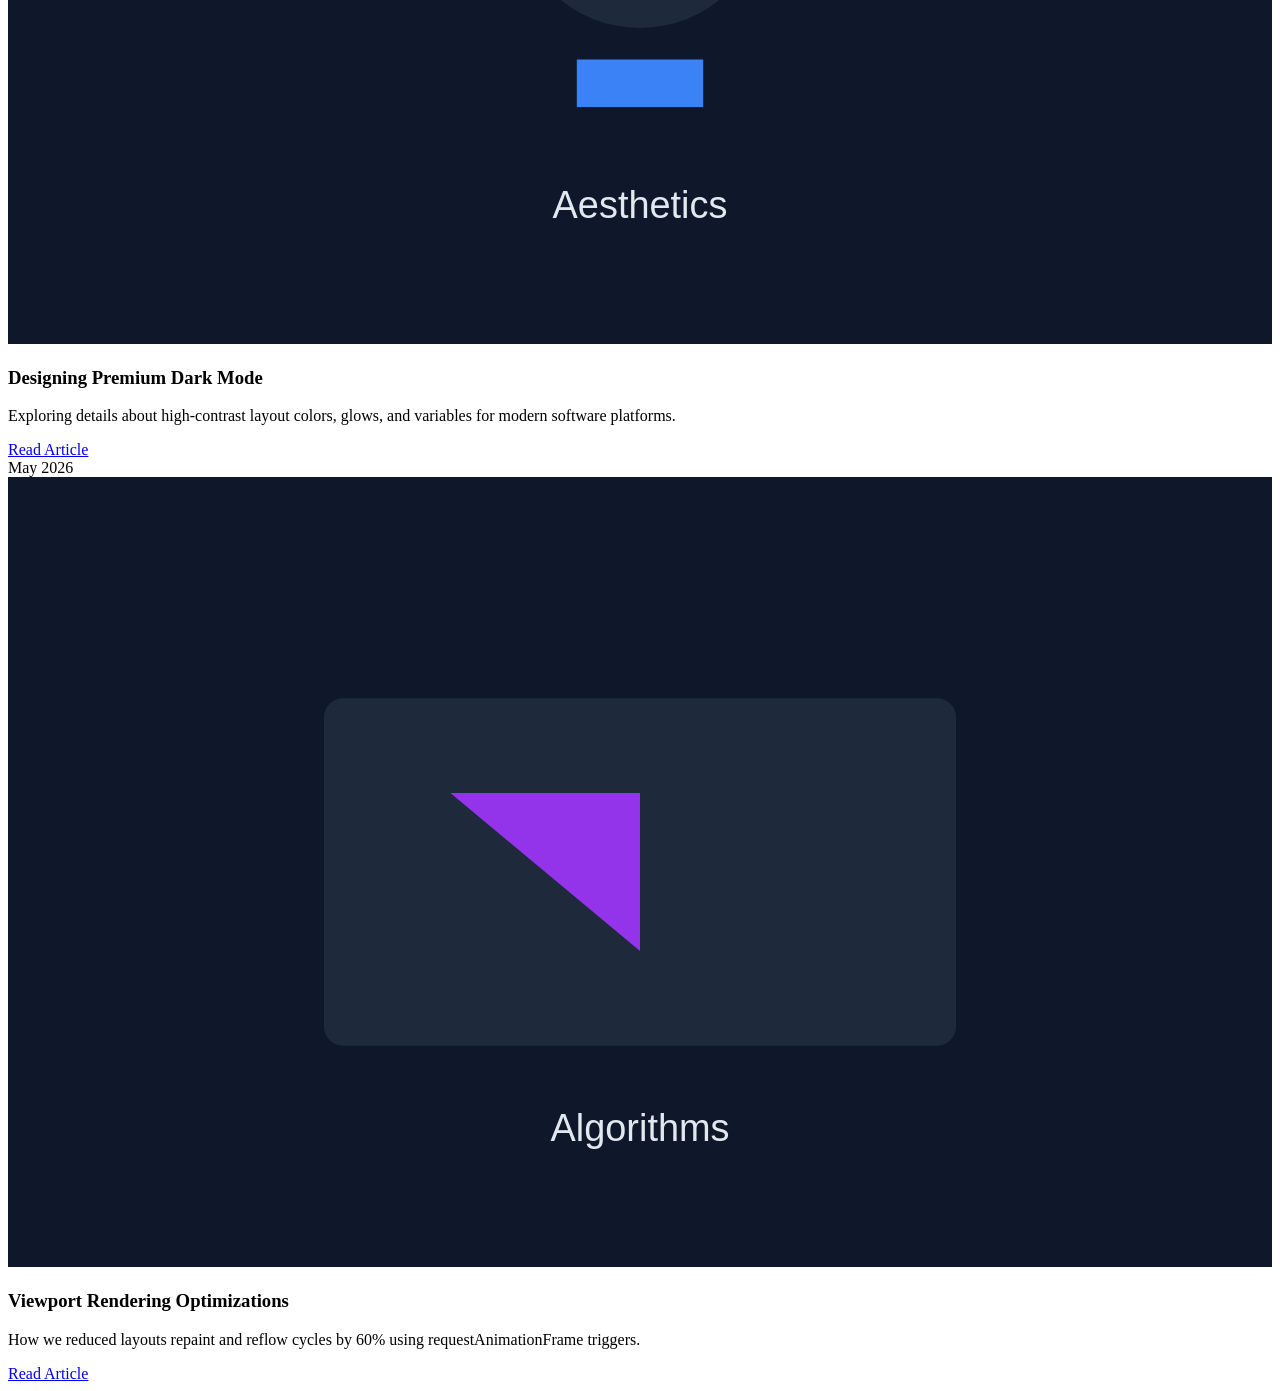
<file: src/main/resources/templates/testimonials.html>
<!DOCTYPE html>
<html lang="en" xmlns:th="http://www.thymeleaf.org">
<head th:replace="~{layout :: head(~{::title})}">
    <title>Testimonials & FAQs - PixelForge Studio</title>
</head>
<body>

    <!-- Header Navigation -->
    <header th:replace="~{layout :: header('testimonials')}"></header>

    <!-- Main Content -->
    <main>
        
        <!-- Page Header -->
        <section id="testimonials-intro" class="hero" style="min-height: auto; padding-top: 140px; padding-bottom: 3rem;">
            <div class="bg-grid"></div>
            <div class="container text-center" style="text-align: center; max-width: 800px; margin: 0 auto;">
                <h1 class="text-gradient" style="font-size: 3.5rem; margin-bottom: 1.5rem;">Trust Openly Earned</h1>
                <p style="font-size: 1.2rem; color: var(--text-secondary);">Read client evaluations from technical founders and operations managers who rely on our software solutions.</p>
            </div>
        </section>

        <!-- Testimonials List -->
        <section id="reviews-list" class="section-padding" style="padding-top: 2rem;">
            <div class="container">
                <div class="testimonials-grid" style="grid-template-columns: repeat(3, 1fr) !important; gap: 2.5rem;">
                    
                    <!-- Review 1 -->
                    <div class="testimonial-card glassmorphism">
                        <div class="client-header">
                            <div class="client-avatar" style="background: #3b82f6; display: flex; align-items: center; justify-content: center; font-weight: 700; color: #ffffff; font-family: var(--font-heading);">SK</div>
                            <div>
                                <h4 class="client-name">Sarah Jenkins</h4>
                                <p class="client-company">VP of Tech, ApexData</p>
                            </div>
                        </div>
                        <div class="stars-list">
                            <i class="fa-solid fa-star"></i><i class="fa-solid fa-star"></i><i class="fa-solid fa-star"></i><i class="fa-solid fa-star"></i><i class="fa-solid fa-star"></i>
                        </div>
                        <p class="testimonial-text">&ldquo;PixelForge Studio delivered a web engine that handles half a million requests a day with next to zero latency. Their combination of design style and technical depth is exceptional.&rdquo;</p>
                    </div>

                    <!-- Review 2 -->
                    <div class="testimonial-card glassmorphism">
                        <div class="client-header">
                            <div class="client-avatar" style="background: #00f0ff; display: flex; align-items: center; justify-content: center; font-weight: 700; color: #0b0f19; font-family: var(--font-heading);">MR</div>
                            <div>
                                <h4 class="client-name">Marcus Reed</h4>
                                <p class="client-company">Founder, VortexLabs</p>
                            </div>
                        </div>
                        <div class="stars-list">
                            <i class="fa-solid fa-star"></i><i class="fa-solid fa-star"></i><i class="fa-solid fa-star"></i><i class="fa-solid fa-star"></i><i class="fa-solid fa-star"></i>
                        </div>
                        <p class="testimonial-text">&ldquo;The UI/UX design is clean, interactive, and premium. Our customers are constantly asking who built our platform. Can't recommend this team enough!&rdquo;</p>
                    </div>

                    <!-- Review 3 -->
                    <div class="testimonial-card glassmorphism">
                        <div class="client-header">
                            <div class="client-avatar" style="background: #8b5cf6; display: flex; align-items: center; justify-content: center; font-weight: 700; color: #ffffff; font-family: var(--font-heading);">EL</div>
                            <div>
                                <h4 class="client-name">Emma Larson</h4>
                                <p class="client-company">Director of Operations, NovaCloud</p>
                            </div>
                        </div>
                        <div class="stars-list">
                            <i class="fa-solid fa-star"></i><i class="fa-solid fa-star"></i><i class="fa-solid fa-star"></i><i class="fa-solid fa-star"></i><i class="fa-solid fa-star"></i>
                        </div>
                        <p class="testimonial-text">&ldquo;Their cloud strategy migration was flawless. We migrated our entire portal infrastructure to AWS without a single second of service disruption.&rdquo;</p>
                    </div>

                    <!-- Review 4 -->
                    <div class="testimonial-card glassmorphism">
                        <div class="client-header">
                            <div class="client-avatar" style="background: #e11d48; display: flex; align-items: center; justify-content: center; font-weight: 700; color: #ffffff; font-family: var(--font-heading);">DB</div>
                            <div>
                                <h4 class="client-name">David Vance</h4>
                                <p class="client-company">Lead Architect, TechVibe</p>
                            </div>
                        </div>
                        <div class="stars-list">
                            <i class="fa-solid fa-star"></i><i class="fa-solid fa-star"></i><i class="fa-solid fa-star"></i><i class="fa-solid fa-star"></i><i class="fa-solid fa-star"></i>
                        </div>
                        <p class="testimonial-text">&ldquo;The API specifications they delivered were clean, compliant, and instantly ready for integration. Outstanding communication throughout.&rdquo;</p>
                    </div>

                    <!-- Review 5 -->
                    <div class="testimonial-card glassmorphism">
                        <div class="client-header">
                            <div class="client-avatar" style="background: #16a34a; display: flex; align-items: center; justify-content: center; font-weight: 700; color: #ffffff; font-family: var(--font-heading);">TL</div>
                            <div>
                                <h4 class="client-name">Tasha Liang</h4>
                                <p class="client-company">Product Lead, OctaneInc</p>
                            </div>
                        </div>
                        <div class="stars-list">
                            <i class="fa-solid fa-star"></i><i class="fa-solid fa-star"></i><i class="fa-solid fa-star"></i><i class="fa-solid fa-star"></i><i class="fa-solid fa-star"></i>
                        </div>
                        <p class="testimonial-text">&ldquo;PixelForge optimized our viewport page speeds, making our mobile e-commerce client load 3x faster. Our conversion metrics showed an immediate uptick.&rdquo;</p>
                    </div>

                    <!-- Review 6 -->
                    <div class="testimonial-card glassmorphism">
                        <div class="client-header">
                            <div class="client-avatar" style="background: #ca8a04; display: flex; align-items: center; justify-content: center; font-weight: 700; color: #ffffff; font-family: var(--font-heading);">JH</div>
                            <div>
                                <h4 class="client-name">Johnathan H.</h4>
                                <p class="client-company">CTO, CloudScale</p>
                            </div>
                        </div>
                        <div class="stars-list">
                            <i class="fa-solid fa-star"></i><i class="fa-solid fa-star"></i><i class="fa-solid fa-star"></i><i class="fa-solid fa-star"></i><i class="fa-solid fa-star"></i>
                        </div>
                        <p class="testimonial-text">&ldquo;Security audits, API connections, and continuous deploy systems - PixelForge handles all core configurations brilliantly. A solid partner.&rdquo;</p>
                    </div>
                    
                </div>
            </div>
        </section>

        <!-- FAQ Accordion section -->
        <section id="faq" class="section-padding" style="background: linear-gradient(180deg, var(--bg-primary) 0%, var(--bg-secondary) 100%); border-top: 1px solid var(--glass-border); border-bottom: 1px solid var(--glass-border);">
            <div class="container">
                <div class="section-header">
                    <h2>Frequently Asked Questions</h2>
                    <p>Have questions about how we launch designs and integrate servers? Here are some answers.</p>
                </div>
                
                <div class="faq-list">
                    <!-- FAQ 1 -->
                    <div class="faq-item glassmorphism">
                        <button class="faq-question">
                            <span>How do you handle backend integrations?</span>
                            <i class="fa-solid fa-plus faq-icon"></i>
                        </button>
                        <div class="faq-answer">
                            <p>We build robust servers using Spring Boot (Java 21) or Node.js. All APIs map out correctly to clean controllers, and we ensure security configurations like OAuth2 and JWT are properly integrated before pushing to deployment.</p>
                        </div>
                    </div>

                    <!-- FAQ 2 -->
                    <div class="faq-item glassmorphism">
                        <button class="faq-question">
                            <span>Do you use templates or custom layouts?</span>
                            <i class="fa-solid fa-plus faq-icon"></i>
                        </button>
                        <div class="faq-answer">
                            <p>Everything we build is hand-crafted. Our layouts rely on semantic HTML5 frameworks and custom styling variables to avoid template bloating and optimize rendering paint times on mobile viewport screens.</p>
                        </div>
                    </div>

                    <!-- FAQ 3 -->
                    <div class="faq-item glassmorphism">
                        <button class="faq-question">
                            <span>Is your code compatible with Docker?</span>
                            <i class="fa-solid fa-plus faq-icon"></i>
                        </button>
                        <div class="faq-answer">
                            <p>Yes. Every project includes a multi-stage Dockerfile that packages the backend application safely. We use lightweight Alpine Linux runtime layers, keeping Docker image sizes small and fast to boot.</p>
                        </div>
                    </div>

                    <!-- FAQ 4 -->
                    <div class="faq-item glassmorphism">
                        <button class="faq-question">
                            <span>Do you offer post-launch maintenance?</span>
                            <i class="fa-solid fa-plus faq-icon"></i>
                        </button>
                        <div class="faq-answer">
                            <p>Absolutely. We provide dedicated support agreements ensuring regular version upgrades, security patch audits, server configurations monitoring, and viewport responsiveness audits.</p>
                        </div>
                    </div>
                </div>
            </div>
        </section>

        <!-- Blog Preview Section -->
        <section id="blog-panel" class="section-padding" style="background-color: var(--bg-primary);">
            <div class="container">
                <div class="section-header">
                    <h2>Latest Technical Insights</h2>
                    <p>Read our latest posts about systems layouts, cloud virtualization, and rendering optimizations theories.</p>
                </div>
                
                <div class="blog-grid">
                    <!-- Blog Post 1 -->
                    <div class="blog-card glassmorphism">
                        <div class="blog-img-container">
                            <span class="blog-date">July 2026</span>
                            <svg width="100%" height="100%" viewBox="0 0 400 250" fill="none" xmlns="http://www.w3.org/2000/svg" style="background:#0f172a;">
                                <rect width="400" height="250" fill="#0f172a"/>
                                <path d="M120 70h160v110H120z" fill="#1e293b" rx="6"/>
                                <circle cx="200" cy="125" r="30" stroke="#00f0ff" stroke-width="2"/>
                                <text x="200" y="210" fill="#e2e8f0" font-family="sans-serif" font-size="12" text-anchor="middle">Virtualization</text>
                            </svg>
                        </div>
                        <div class="blog-info">
                            <h3>Docker Container Design System</h3>
                            <p>A deep dive on optimizing multi-stage builder images for lightweight JRE microservices deployment.</p>
                            <a href="#" class="blog-read-more" onclick="alert('Simulated Blog: Docker Container Design System is a study on Alpine JVM optimizations.')">Read Article <i class="fa-solid fa-arrow-right"></i></a>
                        </div>
                    </div>

                    <!-- Blog Post 2 -->
                    <div class="blog-card glassmorphism">
                        <div class="blog-img-container">
                            <span class="blog-date">June 2026</span>
                            <svg width="100%" height="100%" viewBox="0 0 400 250" fill="none" xmlns="http://www.w3.org/2000/svg" style="background:#0f172a;">
                                <rect width="400" height="250" fill="#0f172a"/>
                                <circle cx="200" cy="110" r="40" fill="#1e293b"/>
                                <path d="M180 160h40v15h-40z" fill="#3b82f6" rx="2"/>
                                <text x="200" y="210" fill="#e2e8f0" font-family="sans-serif" font-size="12" text-anchor="middle">Aesthetics</text>
                            </svg>
                        </div>
                        <div class="blog-info">
                            <h3>Designing Premium Dark Mode</h3>
                            <p>Exploring details about high-contrast layout colors, glows, and variables for modern software platforms.</p>
                            <a href="#" class="blog-read-more" onclick="alert('Simulated Blog: Designing Premium Dark Mode details variables configurations.')">Read Article <i class="fa-solid fa-arrow-right"></i></a>
                        </div>
                    </div>

                    <!-- Blog Post 3 -->
                    <div class="blog-card glassmorphism">
                        <div class="blog-img-container">
                            <span class="blog-date">May 2026</span>
                            <svg width="100%" height="100%" viewBox="0 0 400 250" fill="none" xmlns="http://www.w3.org/2000/svg" style="background:#0f172a;">
                                <rect width="400" height="250" fill="#0f172a"/>
                                <rect x="100" y="70" width="200" height="110" fill="#1e293b" rx="6"/>
                                <path d="M140 100l60 50v-50z" fill="#9333ea"/>
                                <text x="200" y="210" fill="#e2e8f0" font-family="sans-serif" font-size="12" text-anchor="middle">Algorithms</text>
                            </svg>
                        </div>
                        <div class="blog-info">
                            <h3>Viewport Rendering Optimizations</h3>
                            <p>How we reduced layouts repaint and reflow cycles by 60% using requestAnimationFrame triggers.</p>
                            <a href="#" class="blog-read-more" onclick="alert('Simulated Blog: Viewport Rendering Optimizations details requestAnimationFrame benchmarks.')">Read Article <i class="fa-solid fa-arrow-right"></i></a>
                        </div>
                    </div>
                </div>
            </div>
        </section>

    </main>

    <!-- Footer -->
    <footer th:replace="~{layout :: footer}"></footer>

    <!-- Scripts -->
    <div th:replace="~{layout :: scripts}"></div>

</body>
</html>
</file>
